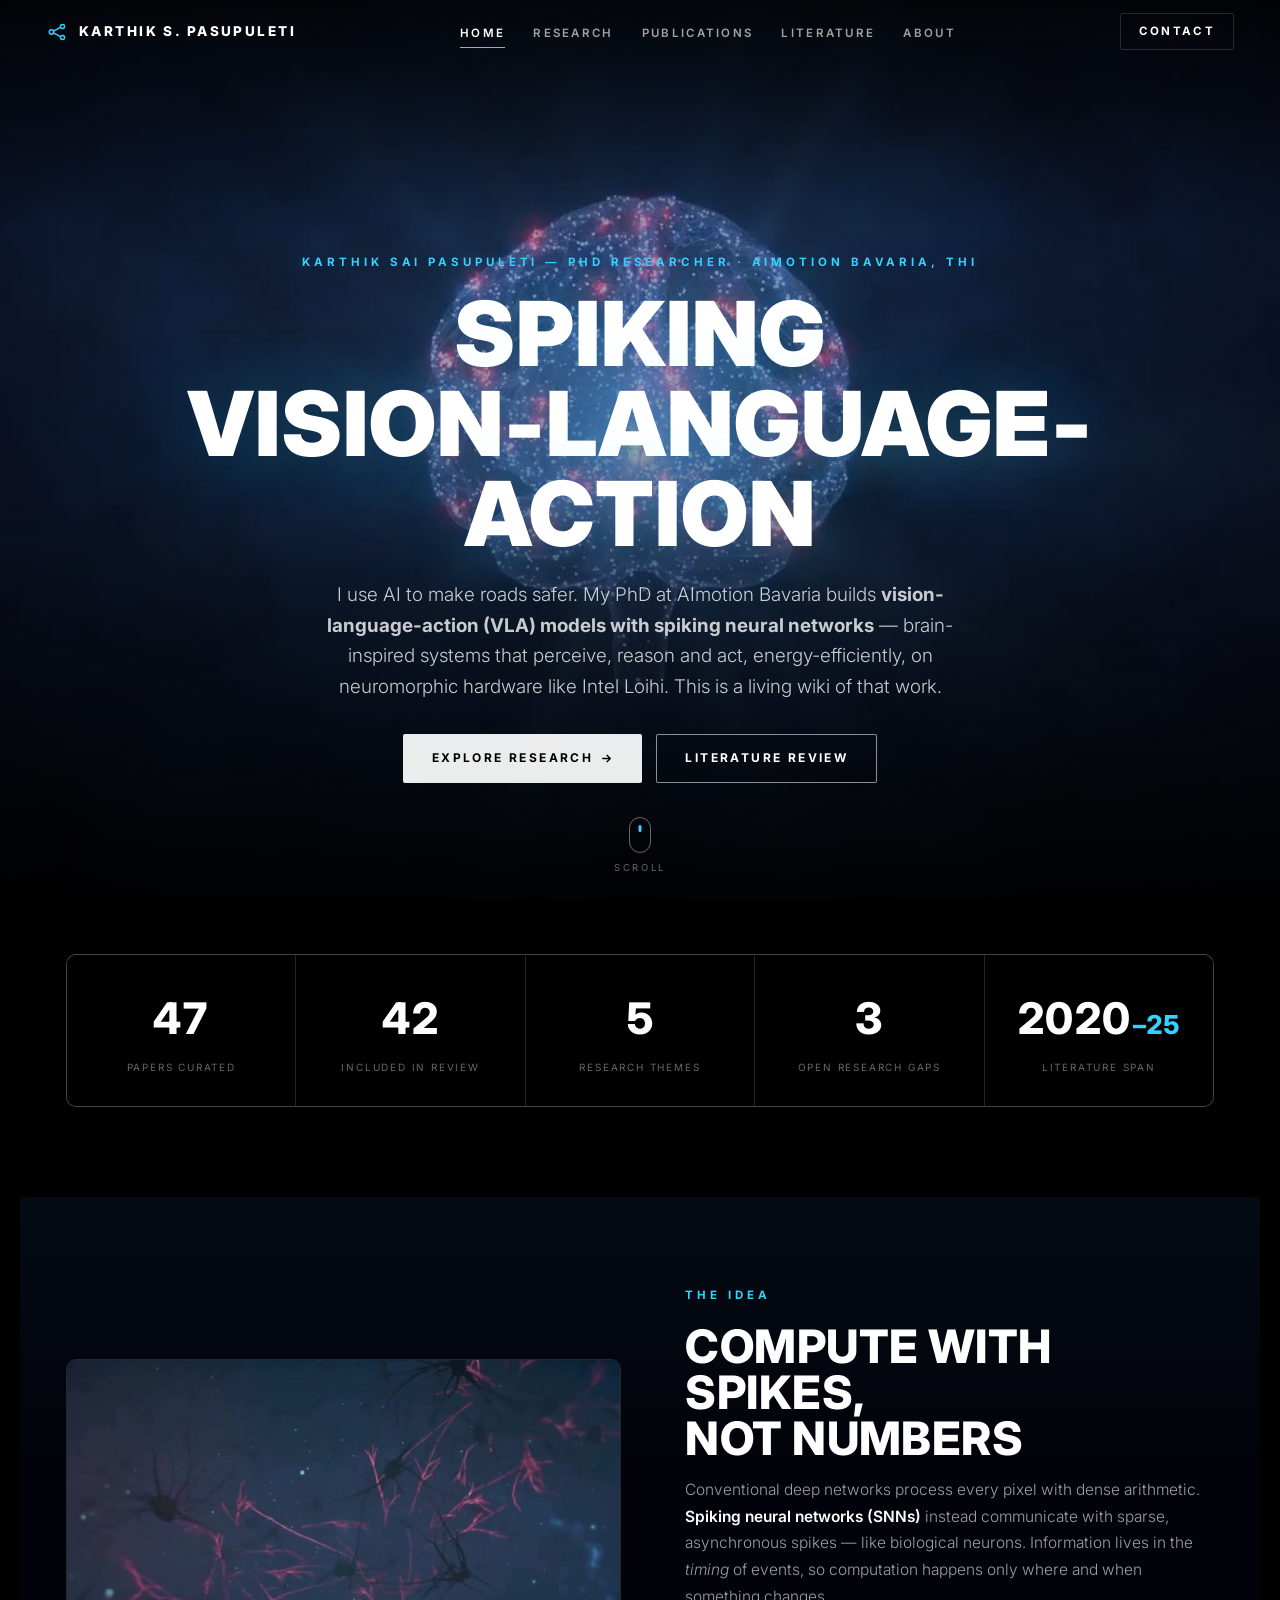
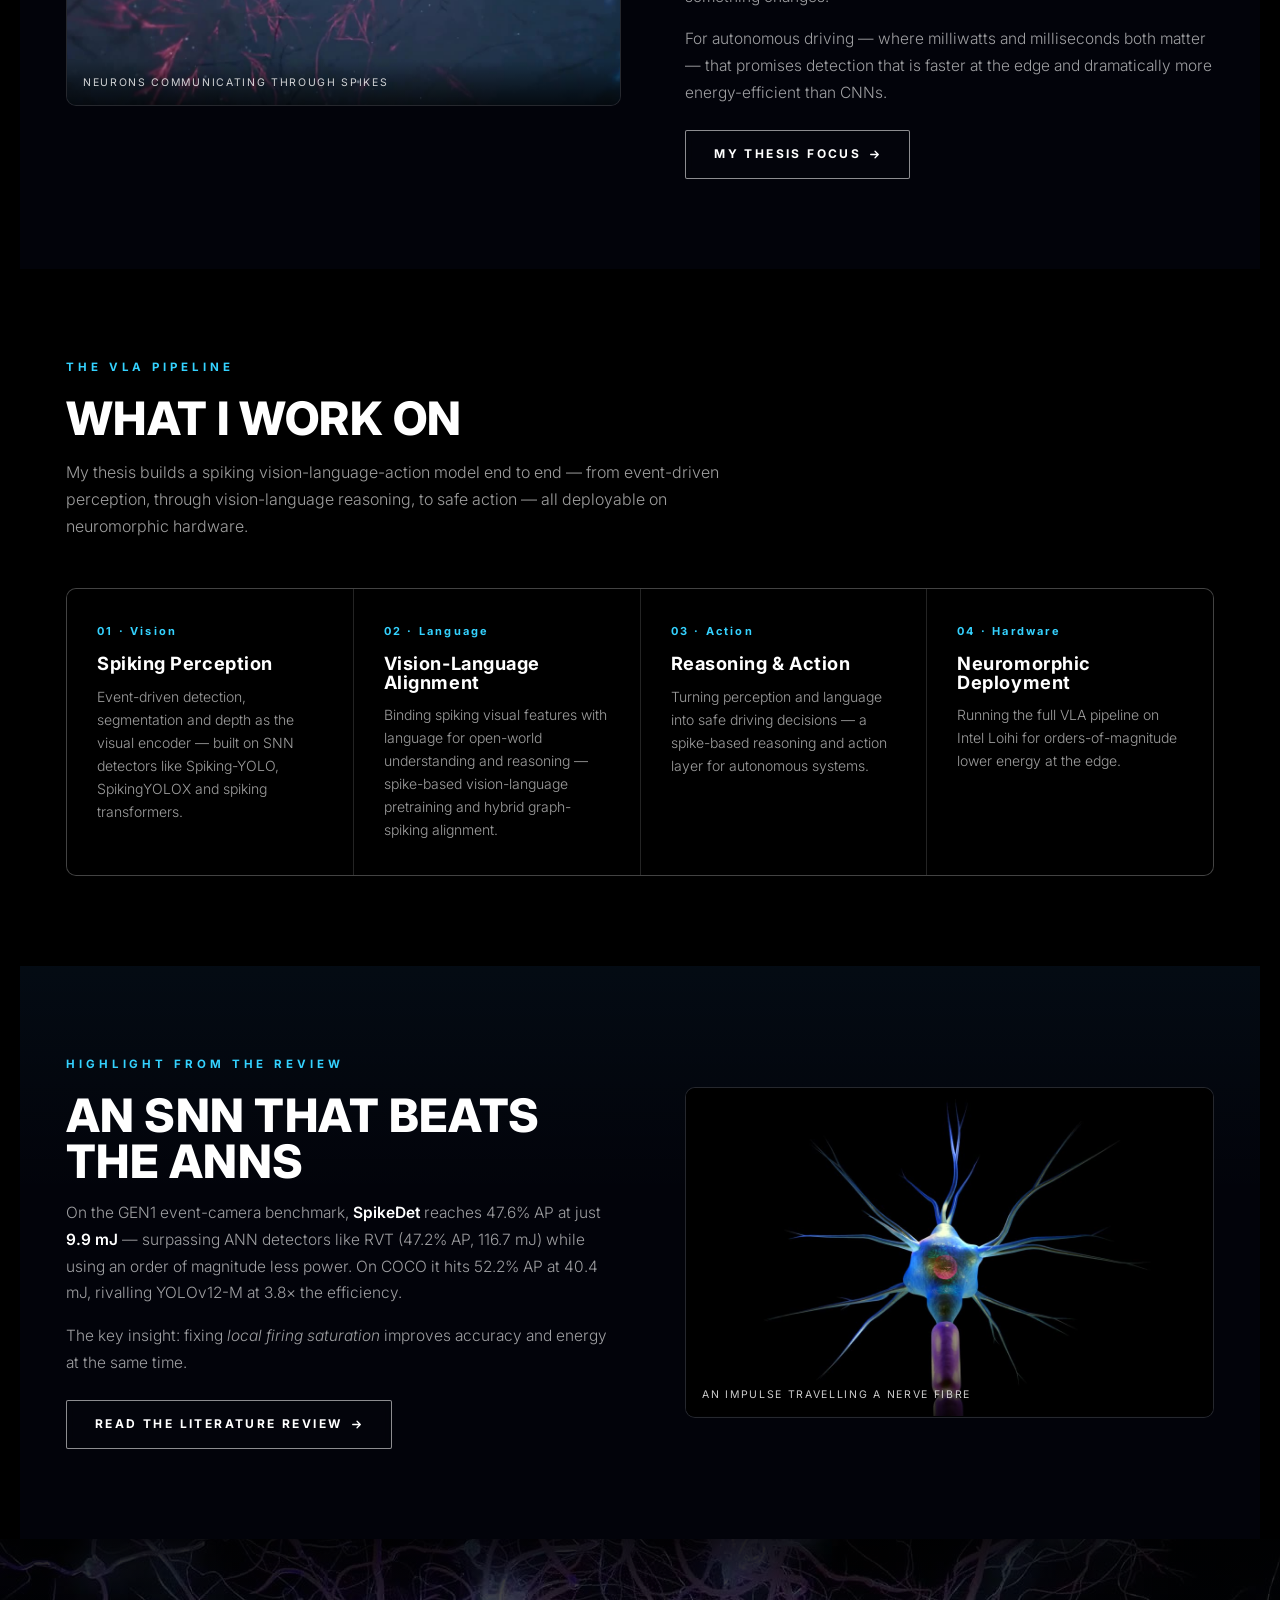
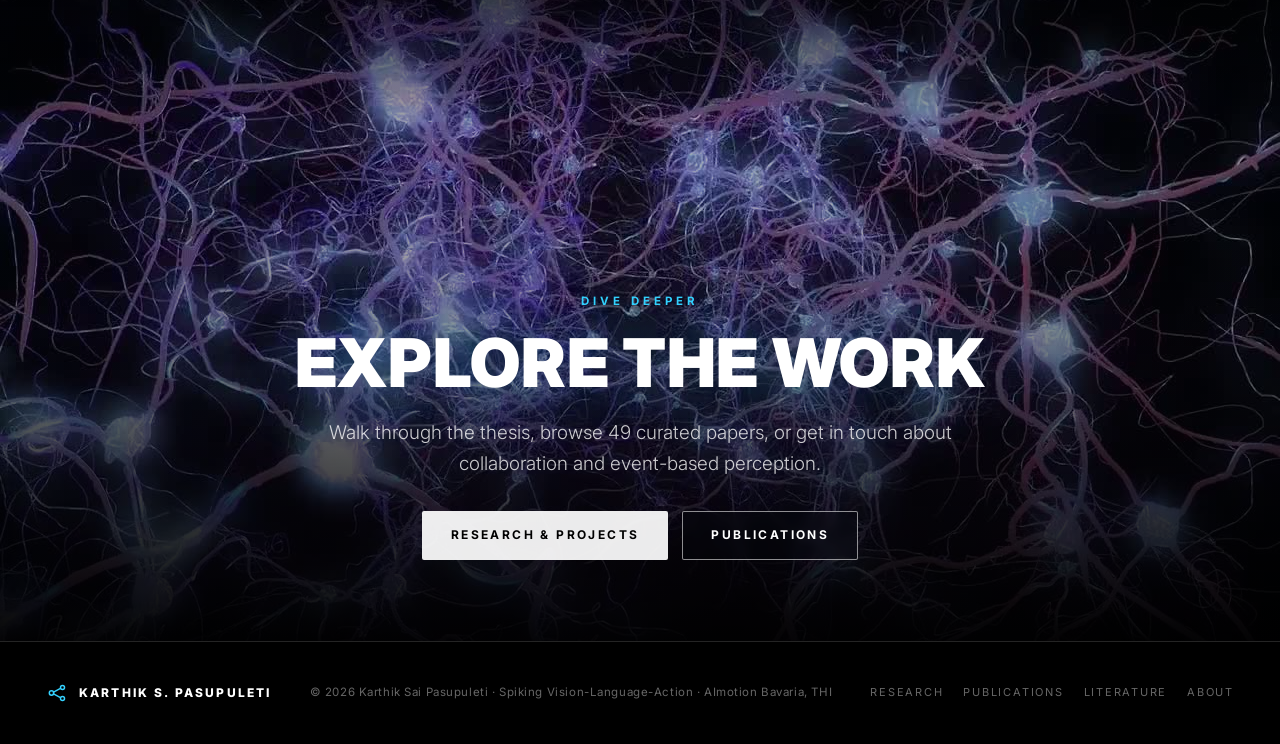
<file: index.html>
<!DOCTYPE html>
<html lang="en">
<head>
<meta charset="UTF-8" />
<meta name="viewport" content="width=device-width, initial-scale=1.0" />
<title>Karthik Sai Pasupuleti — PhD Researcher · Spiking Neural Networks</title>
<meta name="description" content="PhD research on spiking neural networks for energy-efficient, event-driven object detection in autonomous driving. Research, publications and a curated literature review." />
<link rel="preconnect" href="https://fonts.googleapis.com" />
<link rel="preconnect" href="https://fonts.gstatic.com" crossorigin />
<link href="https://fonts.googleapis.com/css2?family=Inter:wght@300;400;500;600;700;800;900&display=swap" rel="stylesheet" />
<link rel="stylesheet" href="assets/css/site.css" />
</head>
<body data-page="home">

<header class="nav" id="nav">
  <a href="index.html" class="brand">
    <svg class="mark" viewBox="0 0 24 24" fill="none" stroke="var(--accent)" stroke-width="1.6" stroke-linecap="round" stroke-linejoin="round"><circle cx="6" cy="12" r="2.4"/><circle cx="18" cy="6" r="2.2"/><circle cx="18" cy="18" r="2.2"/><path d="M8.2 11l7.6-4M8.2 13l7.6 4"/></svg>
    Karthik S. Pasupuleti
  </a>
  <nav><ul class="nav-links">
    <li><a href="index.html" class="active">Home</a></li>
    <li><a href="research.html">Research</a></li>
    <li><a href="publications.html">Publications</a></li>
    <li><a href="literature.html">Literature</a></li>
    <li><a href="about.html">About</a></li>
  </ul></nav>
  <a href="about.html#contact" class="nav-cta">Contact</a>
  <button class="burger" id="burger" aria-label="Menu"><span></span><span></span><span></span></button>
</header>
<div class="mobile-menu" id="mobileMenu">
  <a href="index.html" class="active">Home</a><a href="research.html">Research</a><a href="publications.html">Publications</a><a href="literature.html">Literature</a><a href="about.html">About</a>
</div>

<main>

<!-- HERO -->
<section class="hero" id="home">
  <div class="bg">
    <video autoplay muted loop playsinline poster="assets/img/hero-brain.jpg">
      <source src="assets/video/hero-brain.mp4" type="video/mp4" />
    </video>
  </div>
  <div class="tint"></div><div class="scrim-top"></div><div class="scrim-bot"></div>
  <div class="hero-content reveal">
    <div class="eyebrow">Karthik Sai Pasupuleti — PhD Researcher · AImotion Bavaria, THI</div>
    <h1>Spiking<br/>Vision-Language-Action</h1>
    <p class="lede">I use AI to make roads safer. My PhD at AImotion Bavaria builds <strong>vision-language-action (VLA) models with spiking neural networks</strong> — brain-inspired systems that perceive, reason and act, energy-efficiently, on neuromorphic hardware like Intel Loihi. This is a living wiki of that work.</p>
    <div class="cta-row">
      <a href="research.html" class="btn btn--solid">Explore Research<svg viewBox="0 0 24 24" fill="none" stroke="currentColor" stroke-width="2.4" stroke-linecap="round" stroke-linejoin="round"><path d="M5 12h14M13 6l6 6-6 6"/></svg></a>
      <a href="literature.html" class="btn btn--ghost">Literature Review</a>
    </div>
  </div>
  <div class="scrollcue"><div class="mouse"></div>Scroll</div>
</section>

<!-- AT A GLANCE -->
<section class="block tight">
  <div class="stat-row reveal">
    <div class="stat"><div class="n"><span class="count" data-to="49">0</span></div><div class="l">Papers curated</div></div>
    <div class="stat"><div class="n"><span class="count" data-to="43">0</span></div><div class="l">Included in review</div></div>
    <div class="stat"><div class="n"><span class="count" data-to="5">0</span></div><div class="l">Research themes</div></div>
    <div class="stat"><div class="n"><span class="count" data-to="3">0</span></div><div class="l">Open research gaps</div></div>
    <div class="stat"><div class="n">2020<span class="u">–25</span></div><div class="l">Literature span</div></div>
  </div>
</section>

<!-- WHY SPIKES (split video) -->
<section class="block section-alt">
  <div class="split reveal">
    <div class="media">
      <div class="media-frame">
        <video autoplay muted loop playsinline poster="assets/img/neuron-network.jpg"><source src="assets/video/neuron-network.mp4" type="video/mp4" /></video>
        <div class="cap">Neurons communicating through spikes</div>
      </div>
    </div>
    <div class="copy">
      <div class="eyebrow">The Idea</div>
      <h2>Compute With Spikes,<br/>Not Numbers</h2>
      <p>Conventional deep networks process every pixel with dense arithmetic. <b>Spiking neural networks (SNNs)</b> instead communicate with sparse, asynchronous spikes — like biological neurons. Information lives in the <em>timing</em> of events, so computation happens only where and when something changes.</p>
      <p>For autonomous driving — where milliwatts and milliseconds both matter — that promises detection that is faster at the edge and dramatically more energy-efficient than CNNs.</p>
      <a href="research.html" class="btn btn--ghost" style="margin-top:8px">My thesis focus<svg viewBox="0 0 24 24" fill="none" stroke="currentColor" stroke-width="2.4" stroke-linecap="round" stroke-linejoin="round"><path d="M5 12h14M13 6l6 6-6 6"/></svg></a>
    </div>
  </div>
</section>

<!-- FOCUS AREAS -->
<section class="block">
  <div class="eyebrow reveal">The VLA Pipeline</div>
  <h2 class="reveal">What I Work On</h2>
  <p class="intro reveal">My thesis builds a spiking vision-language-action model end to end — from event-driven perception, through vision-language reasoning, to safe action — all deployable on neuromorphic hardware.</p>
  <div class="cards reveal">
    <div class="card"><div class="ix">01 · Vision</div><h3>Spiking Perception</h3><p>Event-driven detection, segmentation and depth as the visual encoder — built on SNN detectors like Spiking-YOLO, SpikingYOLOX and spiking transformers.</p></div>
    <div class="card"><div class="ix">02 · Language</div><h3>Vision-Language Alignment</h3><p>Binding spiking visual features with language for open-world understanding and reasoning — spike-based vision-language pretraining and hybrid graph-spiking alignment.</p></div>
    <div class="card"><div class="ix">03 · Action</div><h3>Reasoning &amp; Action</h3><p>Turning perception and language into safe driving decisions — a spike-based reasoning and action layer for autonomous systems.</p></div>
    <div class="card"><div class="ix">04 · Hardware</div><h3>Neuromorphic Deployment</h3><p>Running the full VLA pipeline on Intel Loihi for orders-of-magnitude lower energy at the edge.</p></div>
  </div>
</section>

<!-- FEATURED FINDING -->
<section class="block section-alt">
  <div class="split rev reveal">
    <div class="media">
      <div class="media-frame">
        <video autoplay muted loop playsinline poster="assets/img/nerve-impulse.jpg"><source src="assets/video/nerve-impulse.mp4" type="video/mp4" /></video>
        <div class="cap">An impulse travelling a nerve fibre</div>
      </div>
    </div>
    <div class="copy">
      <div class="eyebrow">Highlight From the Review</div>
      <h2>An SNN That Beats<br/>the ANNs</h2>
      <p>On the GEN1 event-camera benchmark, <b>SpikeDet</b> reaches 47.6% AP at just <b>9.9 mJ</b> — surpassing ANN detectors like RVT (47.2% AP, 116.7 mJ) while using an order of magnitude less power. On COCO it hits 52.2% AP at 40.4 mJ, rivalling YOLOv12-M at 3.8× the efficiency.</p>
      <p>The key insight: fixing <em>local firing saturation</em> improves accuracy and energy at the same time.</p>
      <a href="literature.html" class="btn btn--ghost" style="margin-top:8px">Read the literature review<svg viewBox="0 0 24 24" fill="none" stroke="currentColor" stroke-width="2.4" stroke-linecap="round" stroke-linejoin="round"><path d="M5 12h14M13 6l6 6-6 6"/></svg></a>
    </div>
  </div>
</section>

<!-- CTA BAND -->
<section class="hero sub" id="cta">
  <div class="bg"><video autoplay muted loop playsinline poster="assets/img/deep-brain.jpg"><source src="assets/video/deep-brain.mp4" type="video/mp4" /></video></div>
  <div class="tint"></div><div class="scrim-top"></div><div class="scrim-bot"></div>
  <div class="hero-content reveal">
    <div class="eyebrow">Dive Deeper</div>
    <h1>Explore the Work</h1>
    <p class="lede">Walk through the thesis, browse 49 curated papers, or get in touch about collaboration and event-based perception.</p>
    <div class="cta-row">
      <a href="research.html" class="btn btn--solid">Research &amp; Projects</a>
      <a href="publications.html" class="btn btn--ghost">Publications</a>
    </div>
  </div>
</section>

<footer>
  <div class="brand"><svg class="mark" viewBox="0 0 24 24" fill="none" stroke="var(--accent)" stroke-width="1.6" stroke-linecap="round" stroke-linejoin="round"><circle cx="6" cy="12" r="2.4"/><circle cx="18" cy="6" r="2.2"/><circle cx="18" cy="18" r="2.2"/><path d="M8.2 11l7.6-4M8.2 13l7.6 4"/></svg>Karthik S. Pasupuleti</div>
  <div class="fnote">© 2026 Karthik Sai Pasupuleti · Spiking Vision-Language-Action · AImotion Bavaria, THI</div>
  <div class="flinks"><a href="research.html">Research</a><a href="publications.html">Publications</a><a href="literature.html">Literature</a><a href="about.html">About</a></div>
</footer>

</main>
<script src="assets/js/site.js"></script>
</body>
</html>
</file>
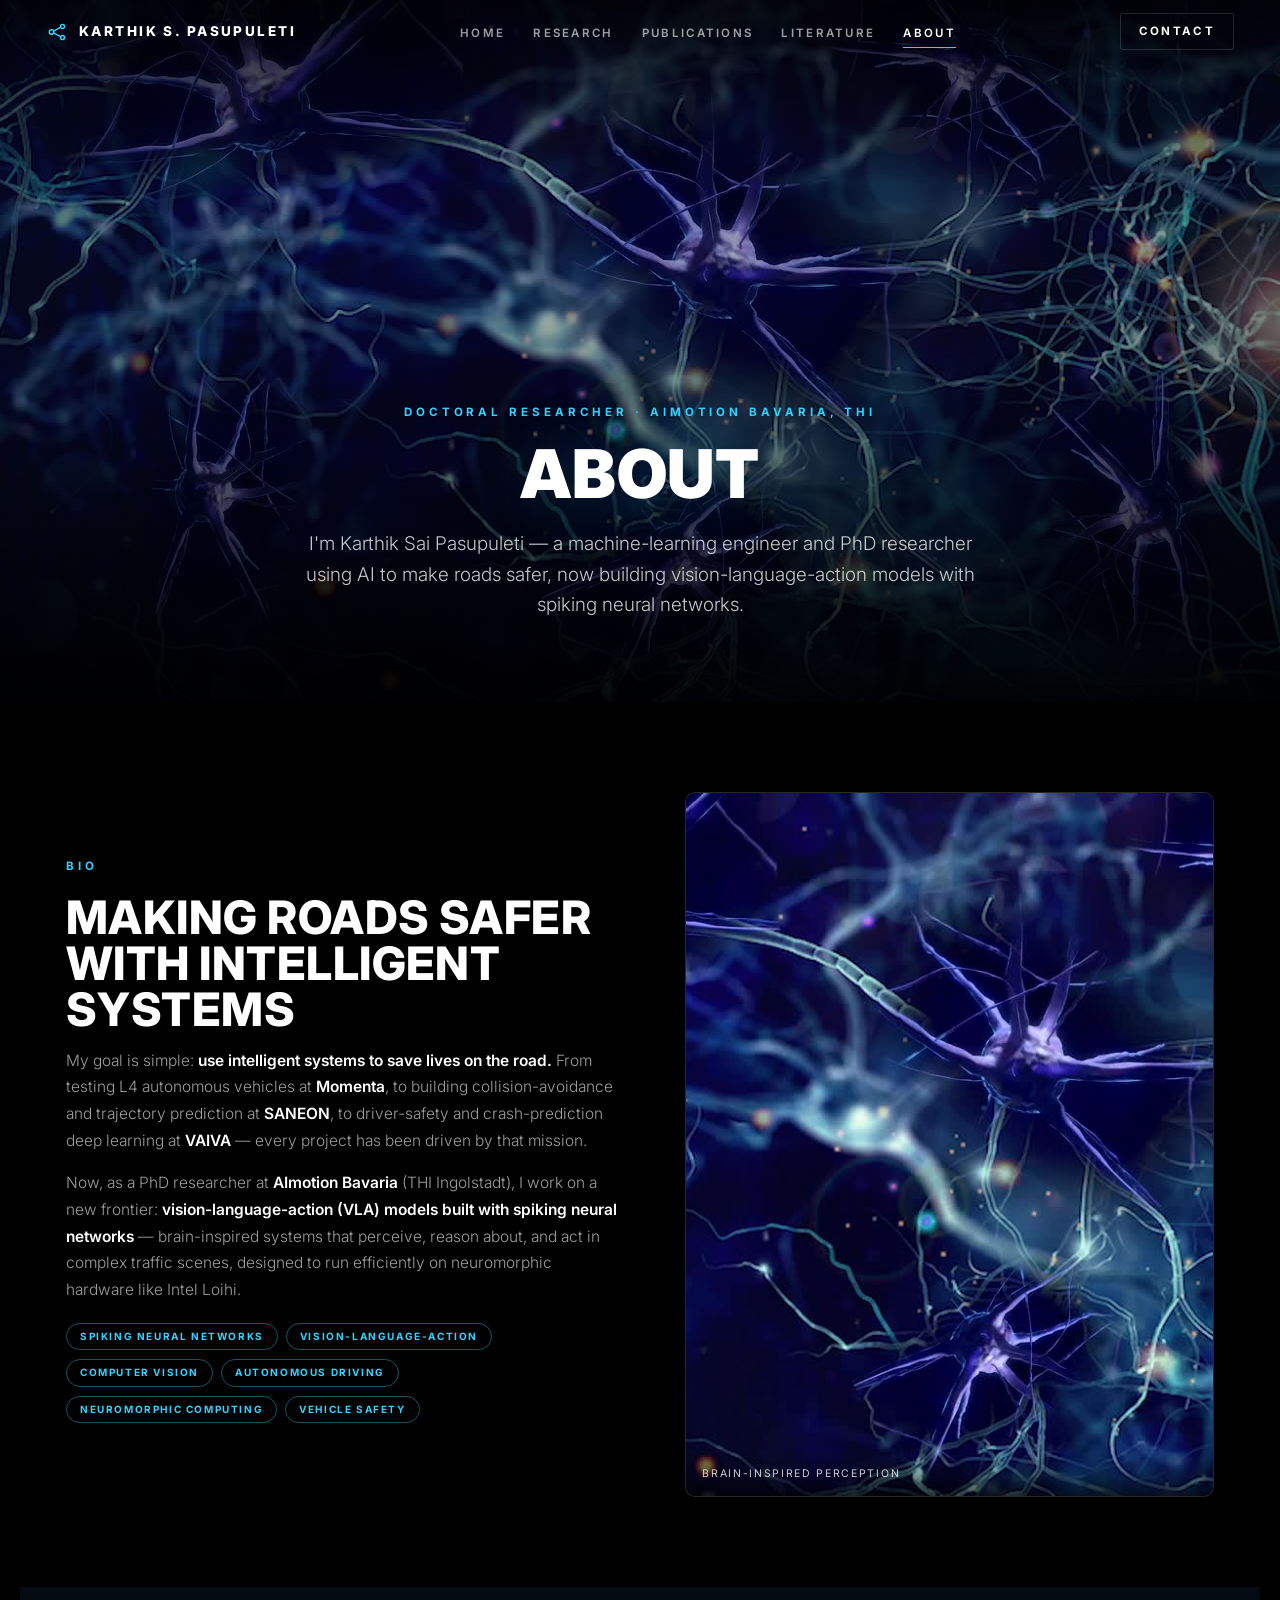
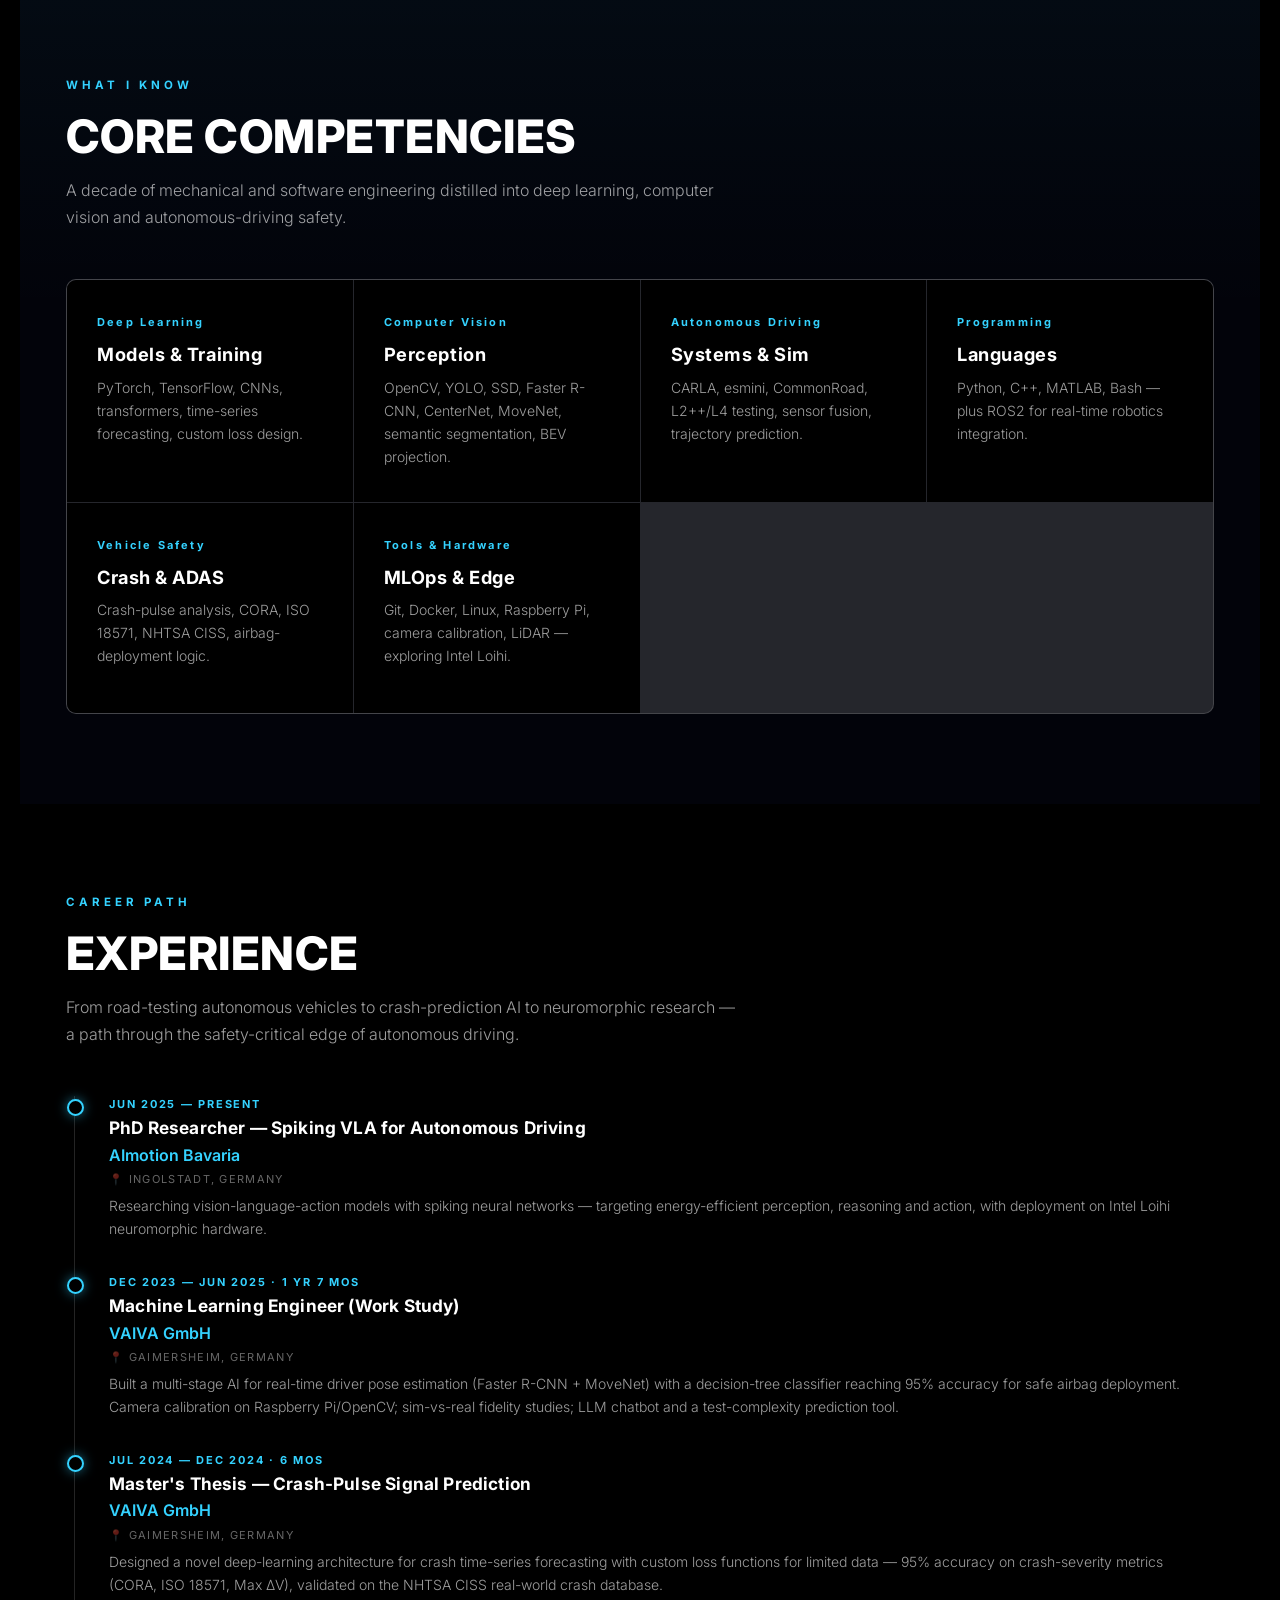
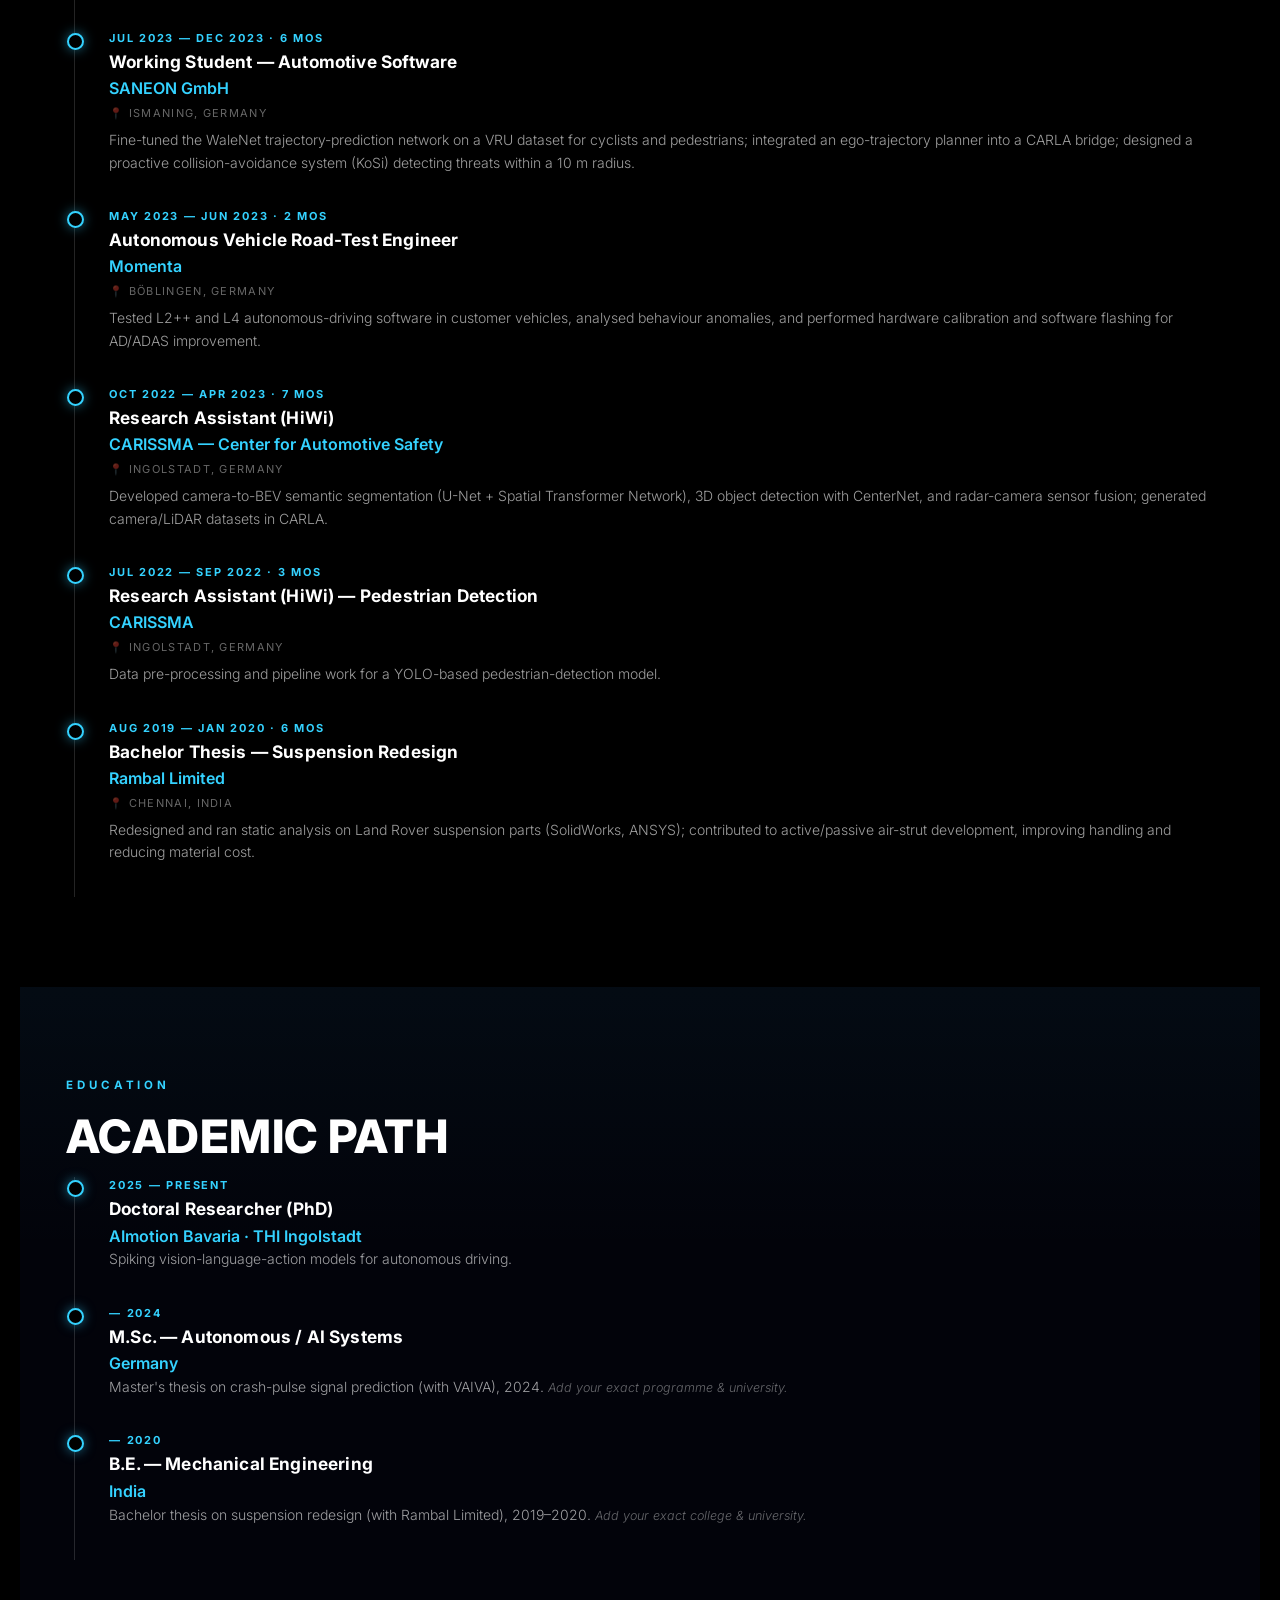
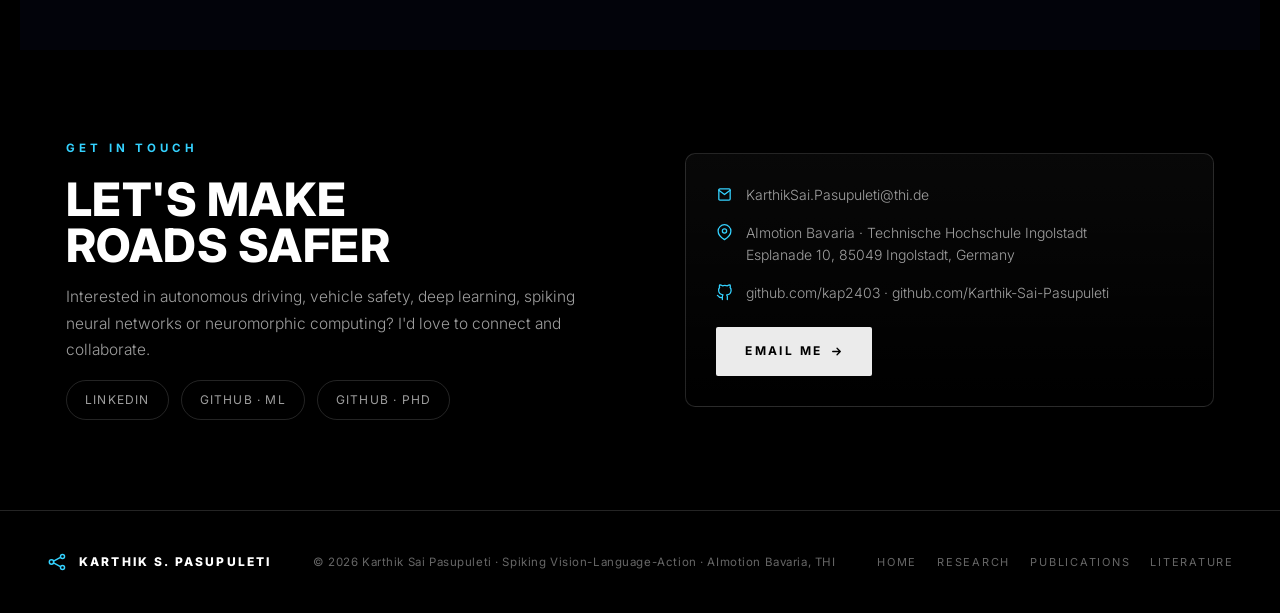
<file: about.html>
<!DOCTYPE html>
<html lang="en">
<head>
<meta charset="UTF-8" />
<meta name="viewport" content="width=device-width, initial-scale=1.0" />
<title>About &amp; Contact — Karthik Sai Pasupuleti</title>
<meta name="description" content="Karthik Sai Pasupuleti — doctoral researcher building vision-language-action models with spiking neural networks at AImotion Bavaria, THI. Bio, experience, skills and contact." />
<link rel="preconnect" href="https://fonts.googleapis.com" />
<link rel="preconnect" href="https://fonts.gstatic.com" crossorigin />
<link href="https://fonts.googleapis.com/css2?family=Inter:wght@300;400;500;600;700;800;900&display=swap" rel="stylesheet" />
<link rel="stylesheet" href="assets/css/site.css" />
<style>
.profiles{display:flex;flex-wrap:wrap;gap:12px;margin-top:8px}
.profiles a{display:inline-flex;align-items:center;gap:9px;border:1px solid var(--line);border-radius:30px;padding:10px 18px;font-size:12px;letter-spacing:.1em;text-transform:uppercase;color:var(--dim);transition:.2s}
.profiles a:hover{color:#fff;border-color:rgba(255,255,255,.45)}
.tl .org{color:var(--accent);font-weight:600}
.tl .loc{font-size:11px;letter-spacing:.12em;text-transform:uppercase;color:var(--faint);margin:4px 0 7px}
</style>
</head>
<body data-page="about">

<header class="nav" id="nav">
  <a href="index.html" class="brand">
    <svg class="mark" viewBox="0 0 24 24" fill="none" stroke="var(--accent)" stroke-width="1.6" stroke-linecap="round" stroke-linejoin="round"><circle cx="6" cy="12" r="2.4"/><circle cx="18" cy="6" r="2.2"/><circle cx="18" cy="18" r="2.2"/><path d="M8.2 11l7.6-4M8.2 13l7.6 4"/></svg>
    Karthik S. Pasupuleti
  </a>
  <nav><ul class="nav-links">
    <li><a href="index.html">Home</a></li>
    <li><a href="research.html">Research</a></li>
    <li><a href="publications.html">Publications</a></li>
    <li><a href="literature.html">Literature</a></li>
    <li><a href="about.html" class="active">About</a></li>
  </ul></nav>
  <a href="about.html#contact" class="nav-cta">Contact</a>
  <button class="burger" id="burger" aria-label="Menu"><span></span><span></span><span></span></button>
</header>
<div class="mobile-menu" id="mobileMenu">
  <a href="index.html">Home</a><a href="research.html">Research</a><a href="publications.html">Publications</a><a href="literature.html">Literature</a><a href="about.html" class="active">About</a>
</div>

<main>

<!-- HERO -->
<section class="hero sub">
  <div class="bg"><video autoplay muted loop playsinline poster="assets/img/synapse.jpg"><source src="assets/video/synapse.mp4" type="video/mp4" /></video></div>
  <div class="tint"></div><div class="scrim-top"></div><div class="scrim-bot"></div>
  <div class="hero-content reveal">
    <div class="eyebrow">Doctoral Researcher · AImotion Bavaria, THI</div>
    <h1>About</h1>
    <p class="lede">I'm Karthik Sai Pasupuleti — a machine-learning engineer and PhD researcher using AI to make roads safer, now building vision-language-action models with spiking neural networks.</p>
  </div>
</section>

<!-- BIO -->
<section class="block">
  <div class="split reveal">
    <div class="copy">
      <div class="eyebrow">Bio</div>
      <h2>Making Roads Safer<br/>with Intelligent Systems</h2>
      <p>My goal is simple: <b>use intelligent systems to save lives on the road.</b> From testing L4 autonomous vehicles at <b>Momenta</b>, to building collision-avoidance and trajectory prediction at <b>SANEON</b>, to driver-safety and crash-prediction deep learning at <b>VAIVA</b> — every project has been driven by that mission.</p>
      <p>Now, as a PhD researcher at <b>AImotion Bavaria</b> (THI Ingolstadt), I work on a new frontier: <b>vision-language-action (VLA) models built with spiking neural networks</b> — brain-inspired systems that perceive, reason about, and act in complex traffic scenes, designed to run efficiently on neuromorphic hardware like Intel Loihi.</p>
      <div style="margin-top:18px">
        <span class="kbtag">Spiking Neural Networks</span><span class="kbtag">Vision-Language-Action</span><span class="kbtag">Computer Vision</span><span class="kbtag">Autonomous Driving</span><span class="kbtag">Neuromorphic Computing</span><span class="kbtag">Vehicle Safety</span>
      </div>
    </div>
    <div class="media">
      <div class="media-frame" style="aspect-ratio:3/4">
        <video autoplay muted loop playsinline poster="assets/img/synapse.jpg"><source src="assets/video/neurons-tall-1.mp4" type="video/mp4" /></video>
        <div class="cap">Brain-inspired perception</div>
      </div>
    </div>
  </div>
</section>

<!-- SKILLS -->
<section class="block section-alt">
  <div class="eyebrow reveal">What I Know</div>
  <h2 class="reveal">Core Competencies</h2>
  <p class="intro reveal">A decade of mechanical and software engineering distilled into deep learning, computer vision and autonomous-driving safety.</p>
  <div class="cards reveal">
    <div class="card"><div class="ix">Deep Learning</div><h3>Models &amp; Training</h3><p>PyTorch, TensorFlow, CNNs, transformers, time-series forecasting, custom loss design.</p></div>
    <div class="card"><div class="ix">Computer Vision</div><h3>Perception</h3><p>OpenCV, YOLO, SSD, Faster R-CNN, CenterNet, MoveNet, semantic segmentation, BEV projection.</p></div>
    <div class="card"><div class="ix">Autonomous Driving</div><h3>Systems &amp; Sim</h3><p>CARLA, esmini, CommonRoad, L2++/L4 testing, sensor fusion, trajectory prediction.</p></div>
    <div class="card"><div class="ix">Programming</div><h3>Languages</h3><p>Python, C++, MATLAB, Bash — plus ROS2 for real-time robotics integration.</p></div>
    <div class="card"><div class="ix">Vehicle Safety</div><h3>Crash &amp; ADAS</h3><p>Crash-pulse analysis, CORA, ISO 18571, NHTSA CISS, airbag-deployment logic.</p></div>
    <div class="card"><div class="ix">Tools &amp; Hardware</div><h3>MLOps &amp; Edge</h3><p>Git, Docker, Linux, Raspberry Pi, camera calibration, LiDAR — exploring Intel Loihi.</p></div>
  </div>
</section>

<!-- EXPERIENCE -->
<section class="block">
  <div class="eyebrow reveal">Career Path</div>
  <h2 class="reveal">Experience</h2>
  <p class="intro reveal">From road-testing autonomous vehicles to crash-prediction AI to neuromorphic research — a path through the safety-critical edge of autonomous driving.</p>
  <div class="timeline reveal">
    <div class="tl"><div class="when">Jun 2025 — Present</div><h3>PhD Researcher — Spiking VLA for Autonomous Driving</h3><div class="org">AImotion Bavaria</div><div class="loc">📍 Ingolstadt, Germany</div><p>Researching vision-language-action models with spiking neural networks — targeting energy-efficient perception, reasoning and action, with deployment on Intel Loihi neuromorphic hardware.</p></div>
    <div class="tl"><div class="when">Dec 2023 — Jun 2025 · 1 yr 7 mos</div><h3>Machine Learning Engineer (Work Study)</h3><div class="org">VAIVA GmbH</div><div class="loc">📍 Gaimersheim, Germany</div><p>Built a multi-stage AI for real-time driver pose estimation (Faster R-CNN + MoveNet) with a decision-tree classifier reaching 95% accuracy for safe airbag deployment. Camera calibration on Raspberry Pi/OpenCV; sim-vs-real fidelity studies; LLM chatbot and a test-complexity prediction tool.</p></div>
    <div class="tl"><div class="when">Jul 2024 — Dec 2024 · 6 mos</div><h3>Master's Thesis — Crash-Pulse Signal Prediction</h3><div class="org">VAIVA GmbH</div><div class="loc">📍 Gaimersheim, Germany</div><p>Designed a novel deep-learning architecture for crash time-series forecasting with custom loss functions for limited data — 95% accuracy on crash-severity metrics (CORA, ISO 18571, Max ΔV), validated on the NHTSA CISS real-world crash database.</p></div>
    <div class="tl"><div class="when">Jul 2023 — Dec 2023 · 6 mos</div><h3>Working Student — Automotive Software</h3><div class="org">SANEON GmbH</div><div class="loc">📍 Ismaning, Germany</div><p>Fine-tuned the WaleNet trajectory-prediction network on a VRU dataset for cyclists and pedestrians; integrated an ego-trajectory planner into a CARLA bridge; designed a proactive collision-avoidance system (KoSi) detecting threats within a 10 m radius.</p></div>
    <div class="tl"><div class="when">May 2023 — Jun 2023 · 2 mos</div><h3>Autonomous Vehicle Road-Test Engineer</h3><div class="org">Momenta</div><div class="loc">📍 Böblingen, Germany</div><p>Tested L2++ and L4 autonomous-driving software in customer vehicles, analysed behaviour anomalies, and performed hardware calibration and software flashing for AD/ADAS improvement.</p></div>
    <div class="tl"><div class="when">Oct 2022 — Apr 2023 · 7 mos</div><h3>Research Assistant (HiWi)</h3><div class="org">CARISSMA — Center for Automotive Safety</div><div class="loc">📍 Ingolstadt, Germany</div><p>Developed camera-to-BEV semantic segmentation (U-Net + Spatial Transformer Network), 3D object detection with CenterNet, and radar-camera sensor fusion; generated camera/LiDAR datasets in CARLA.</p></div>
    <div class="tl"><div class="when">Jul 2022 — Sep 2022 · 3 mos</div><h3>Research Assistant (HiWi) — Pedestrian Detection</h3><div class="org">CARISSMA</div><div class="loc">📍 Ingolstadt, Germany</div><p>Data pre-processing and pipeline work for a YOLO-based pedestrian-detection model.</p></div>
    <div class="tl"><div class="when">Aug 2019 — Jan 2020 · 6 mos</div><h3>Bachelor Thesis — Suspension Redesign</h3><div class="org">Rambal Limited</div><div class="loc">📍 Chennai, India</div><p>Redesigned and ran static analysis on Land Rover suspension parts (SolidWorks, ANSYS); contributed to active/passive air-strut development, improving handling and reducing material cost.</p></div>
  </div>
</section>

<!-- EDUCATION -->
<section class="block section-alt">
  <div class="eyebrow reveal">Education</div>
  <h2 class="reveal">Academic Path</h2>
  <div class="timeline reveal">
    <div class="tl"><div class="when">2025 — Present</div><h3>Doctoral Researcher (PhD)</h3><div class="org">AImotion Bavaria · THI Ingolstadt</div><p>Spiking vision-language-action models for autonomous driving.</p></div>
    <div class="tl"><div class="when">— 2024</div><h3>M.Sc. — Autonomous / AI Systems</h3><div class="org">Germany</div><p>Master's thesis on crash-pulse signal prediction (with VAIVA), 2024. <span class="note" style="margin:0">Add your exact programme &amp; university.</span></p></div>
    <div class="tl"><div class="when">— 2020</div><h3>B.E. — Mechanical Engineering</h3><div class="org">India</div><p>Bachelor thesis on suspension redesign (with Rambal Limited), 2019–2020. <span class="note" style="margin:0">Add your exact college &amp; university.</span></p></div>
  </div>
</section>

<!-- CONTACT -->
<section class="block" id="contact">
  <div class="split reveal">
    <div class="copy">
      <div class="eyebrow">Get in Touch</div>
      <h2>Let's Make<br/>Roads Safer</h2>
      <p>Interested in autonomous driving, vehicle safety, deep learning, spiking neural networks or neuromorphic computing? I'd love to connect and collaborate.</p>
      <div class="profiles">
        <a href="https://www.linkedin.com/in/karthik-sai-pasupuleti-28a301226/" target="_blank" rel="noopener">LinkedIn</a>
        <a href="https://github.com/kap2403" target="_blank" rel="noopener">GitHub · ML</a>
        <a href="https://github.com/Karthik-Sai-Pasupuleti" target="_blank" rel="noopener">GitHub · PhD</a>
      </div>
    </div>
    <div class="contact-card">
      <div class="row"><svg viewBox="0 0 24 24" fill="none" stroke="currentColor" stroke-width="1.8" stroke-linecap="round" stroke-linejoin="round"><rect x="4" y="4" width="16" height="16" rx="1.5"/><path d="M4 6l8 6 8-6"/></svg><a href="mailto:KarthikSai.Pasupuleti@thi.de">KarthikSai.Pasupuleti@thi.de</a></div>
      <div class="row"><svg viewBox="0 0 24 24" fill="none" stroke="currentColor" stroke-width="1.8" stroke-linecap="round" stroke-linejoin="round"><path d="M21 10c0 7-9 12-9 12s-9-5-9-12a9 9 0 0118 0z"/><circle cx="12" cy="10" r="3"/></svg><span>AImotion Bavaria · Technische Hochschule Ingolstadt<br/>Esplanade 10, 85049 Ingolstadt, Germany</span></div>
      <div class="row"><svg viewBox="0 0 24 24" fill="none" stroke="currentColor" stroke-width="1.8" stroke-linecap="round" stroke-linejoin="round"><path d="M9 19c-5 1.5-5-2.5-7-3m14 6v-3.9a3.4 3.4 0 00-.9-2.6c3-.3 6.2-1.5 6.2-6.7A5.2 5.2 0 0019.9 5 4.9 4.9 0 0019.8 1.3S18.5.8 16 2.5a13.4 13.4 0 00-7 0C6.5.8 5.2 1.3 5.2 1.3A4.9 4.9 0 005.1 5 5.2 5.2 0 003.7 8.6c0 5.1 3.2 6.4 6.2 6.7a3.4 3.4 0 00-.9 2.6V22"/></svg><a href="https://github.com/kap2403" target="_blank" rel="noopener">github.com/kap2403 · github.com/Karthik-Sai-Pasupuleti</a></div>
      <a href="mailto:KarthikSai.Pasupuleti@thi.de" class="btn btn--solid" style="margin-top:8px">Email me<svg viewBox="0 0 24 24" fill="none" stroke="currentColor" stroke-width="2.4" stroke-linecap="round" stroke-linejoin="round"><path d="M5 12h14M13 6l6 6-6 6"/></svg></a>
    </div>
  </div>
</section>

<footer>
  <div class="brand"><svg class="mark" viewBox="0 0 24 24" fill="none" stroke="var(--accent)" stroke-width="1.6" stroke-linecap="round" stroke-linejoin="round"><circle cx="6" cy="12" r="2.4"/><circle cx="18" cy="6" r="2.2"/><circle cx="18" cy="18" r="2.2"/><path d="M8.2 11l7.6-4M8.2 13l7.6 4"/></svg>Karthik S. Pasupuleti</div>
  <div class="fnote">© 2026 Karthik Sai Pasupuleti · Spiking Vision-Language-Action · AImotion Bavaria, THI</div>
  <div class="flinks"><a href="index.html">Home</a><a href="research.html">Research</a><a href="publications.html">Publications</a><a href="literature.html">Literature</a></div>
</footer>

</main>
<script src="assets/js/site.js"></script>
</body>
</html>
</file>
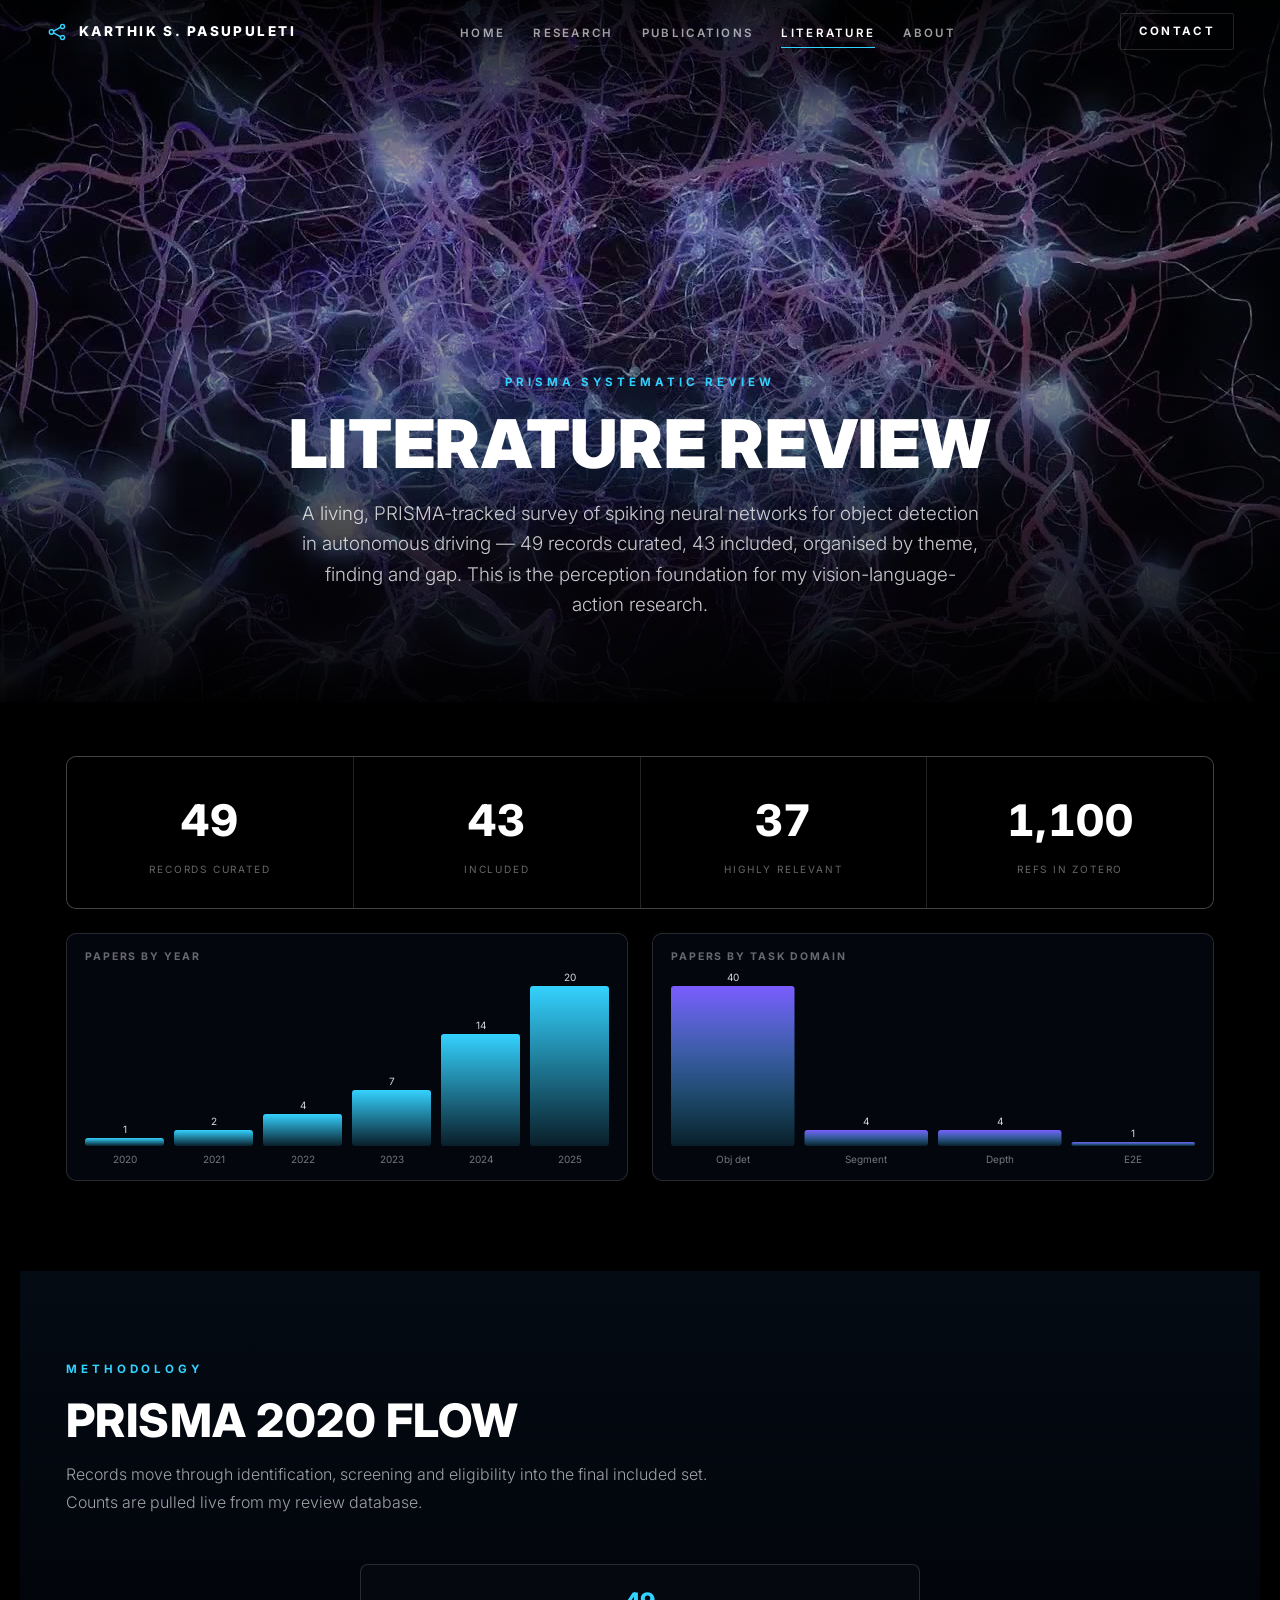
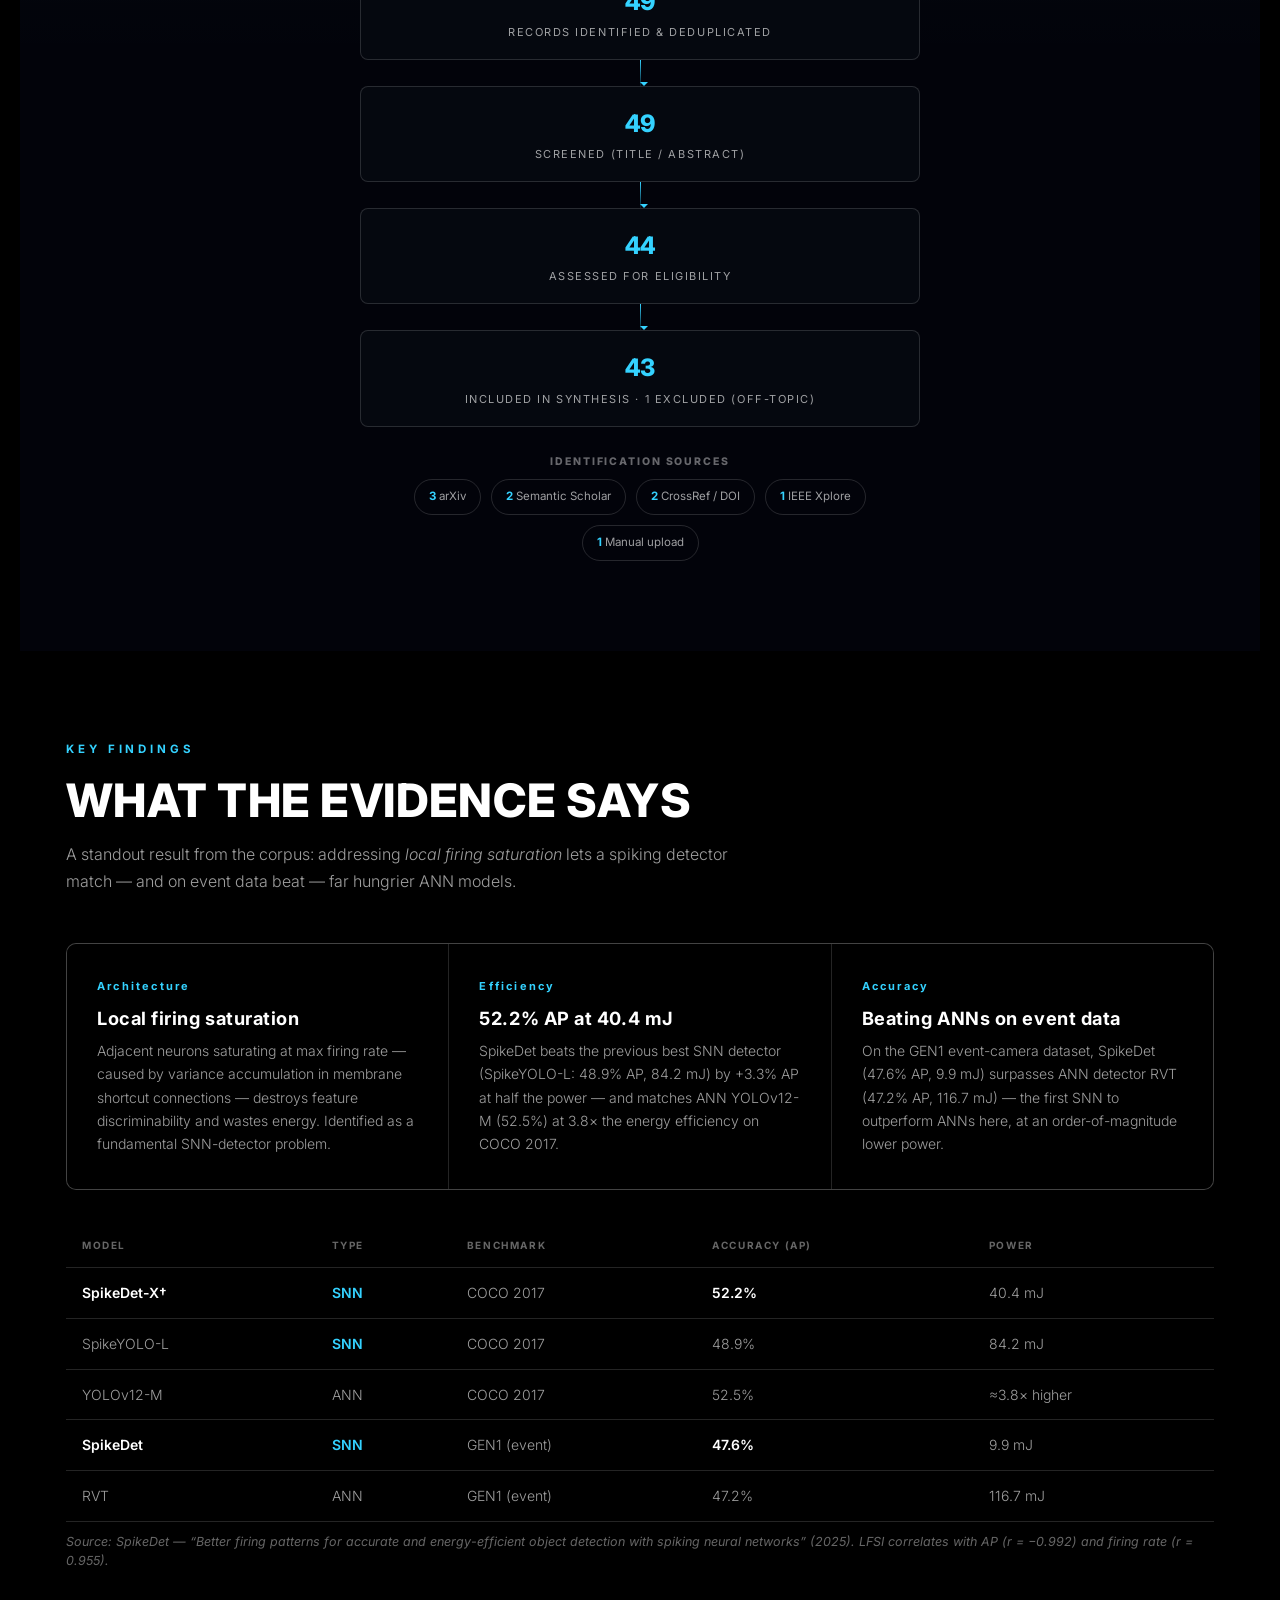
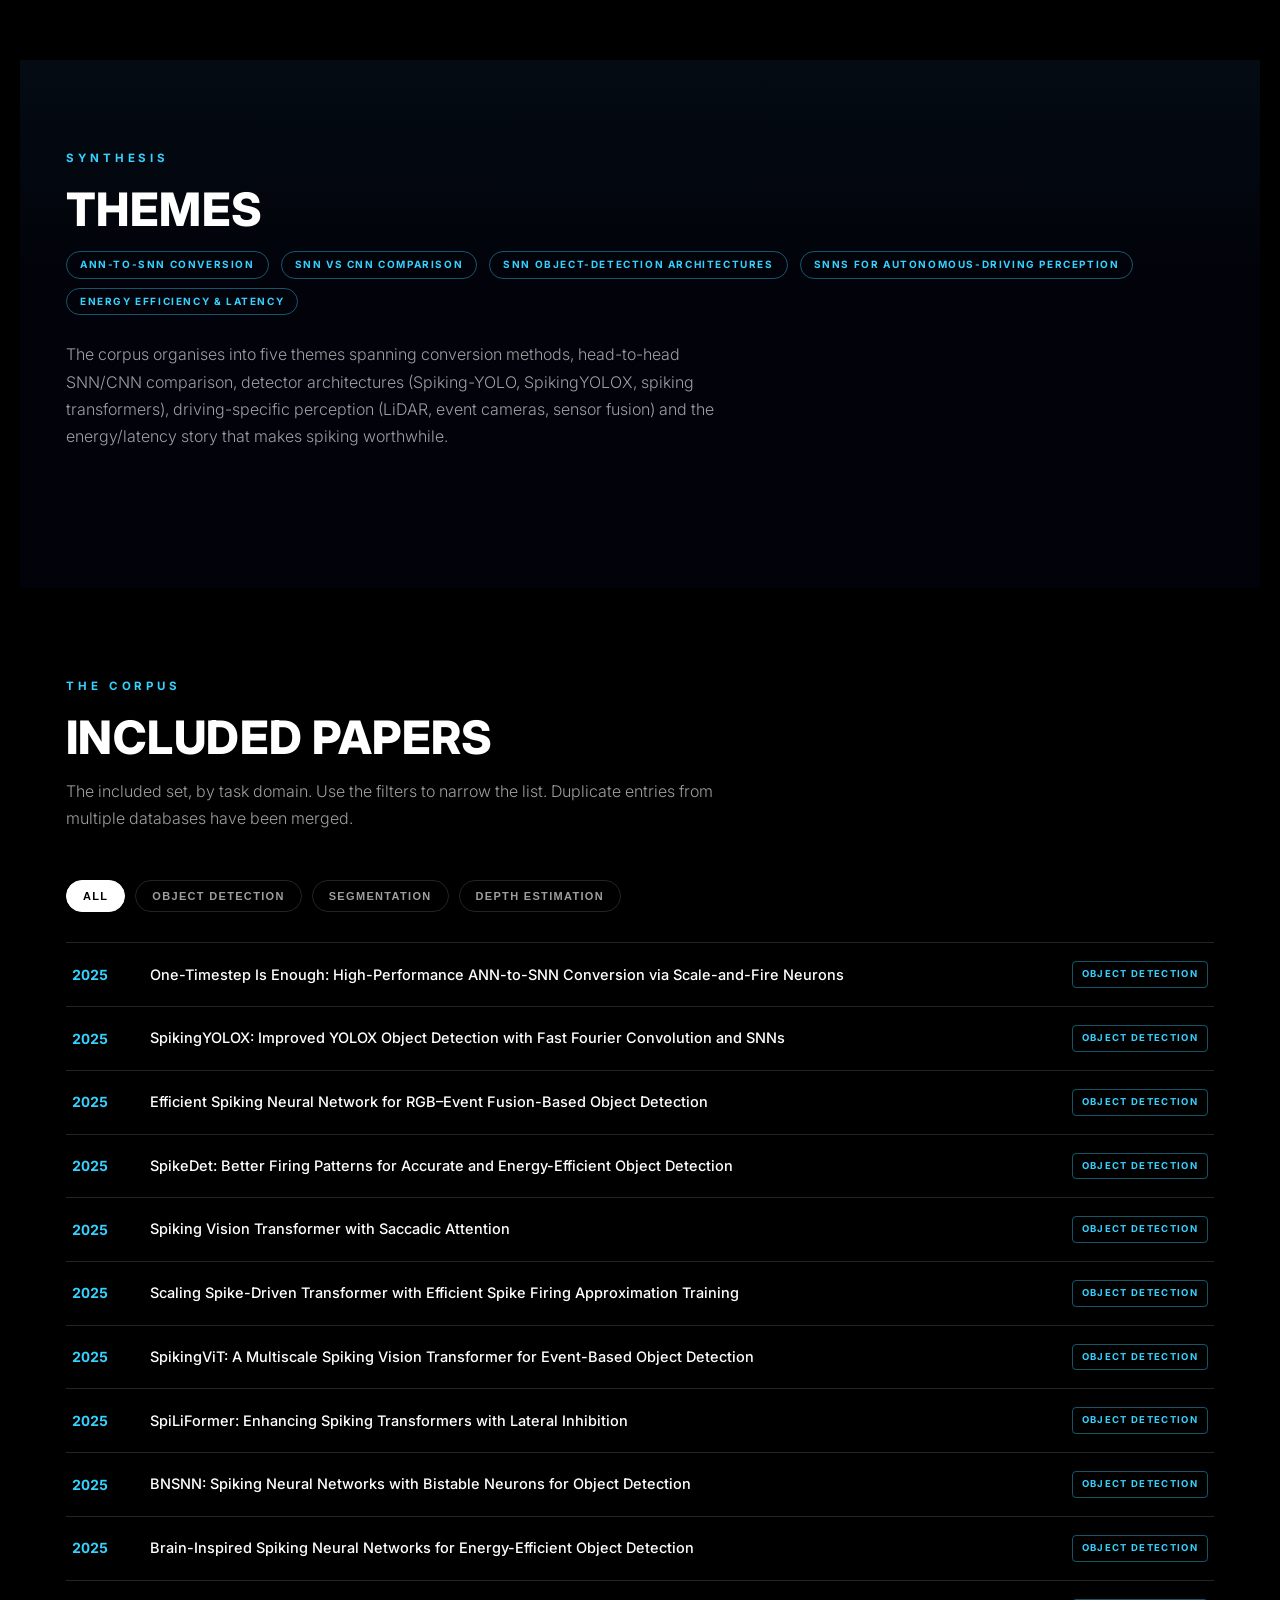
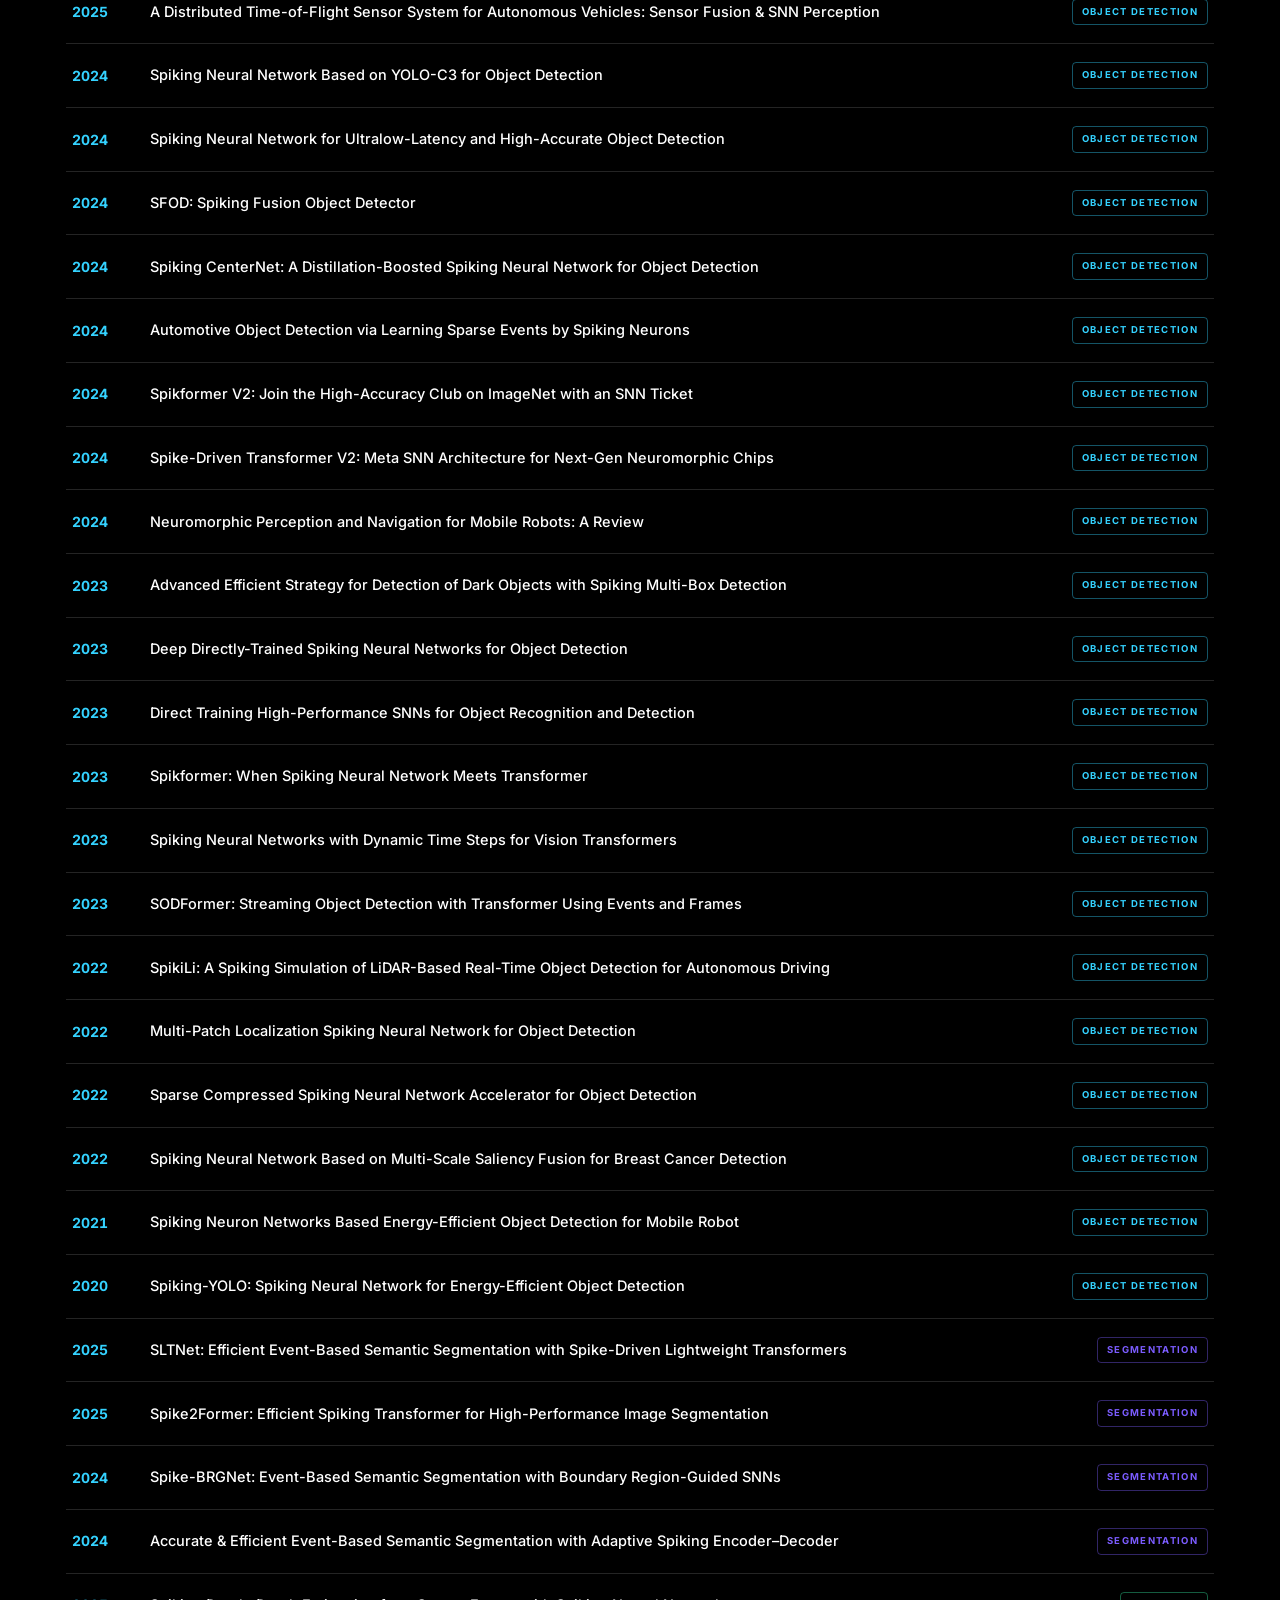
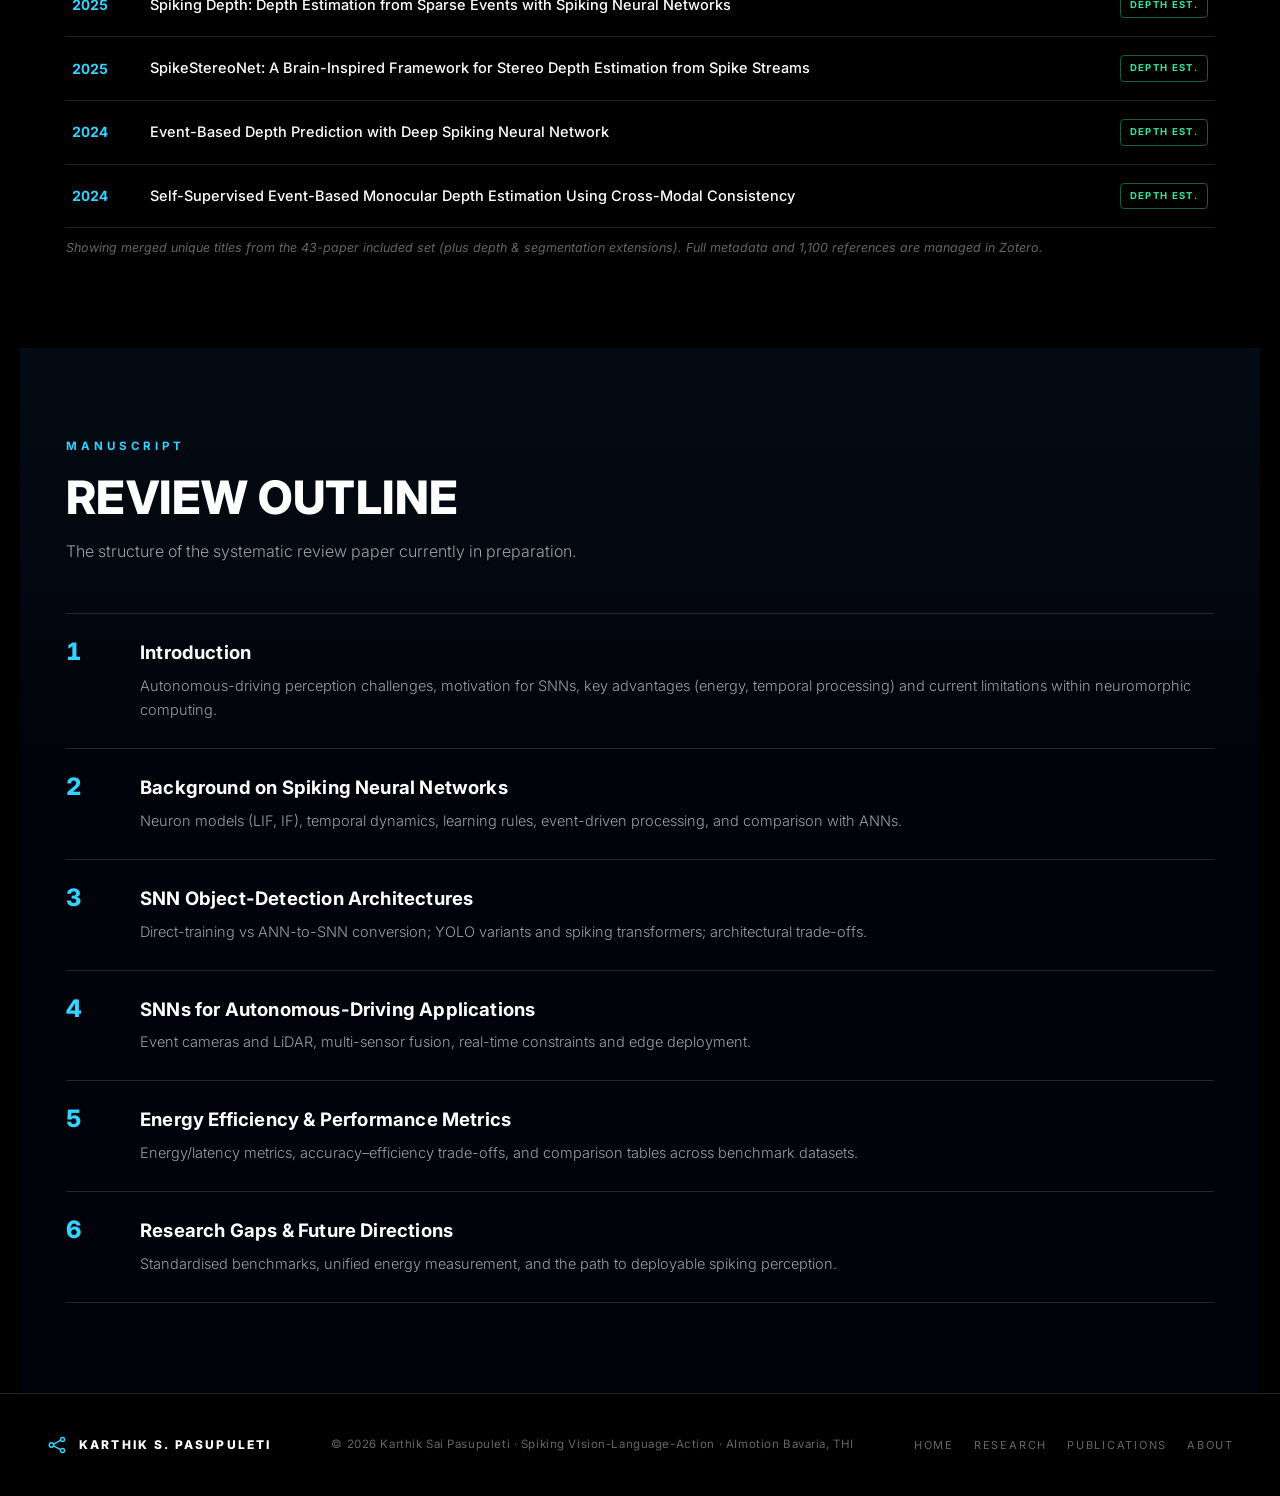
<file: literature.html>
<!DOCTYPE html>
<html lang="en">
<head>
<meta charset="UTF-8" />
<meta name="viewport" content="width=device-width, initial-scale=1.0" />
<title>Literature Review — Karthik Sai Pasupuleti</title>
<meta name="description" content="A PRISMA-based systematic review of 49 papers on spiking neural networks for object detection in autonomous driving — themes, findings, gaps and the full corpus." />
<link rel="preconnect" href="https://fonts.googleapis.com" />
<link rel="preconnect" href="https://fonts.gstatic.com" crossorigin />
<link href="https://fonts.googleapis.com/css2?family=Inter:wght@300;400;500;600;700;800;900&display=swap" rel="stylesheet" />
<link rel="stylesheet" href="assets/css/site.css" />
<style>
.charts{display:grid;grid-template-columns:1fr 1fr;gap:24px}
.chartbox{border:1px solid var(--line);border-radius:10px;padding:18px 18px 8px;background:#04060d}
.chartbox h4{font-size:10.5px;letter-spacing:.18em;text-transform:uppercase;color:var(--faint);font-weight:700;margin-bottom:10px}
.chartbox canvas{width:100%;height:200px}
.srcgrid{display:flex;flex-wrap:wrap;gap:10px;margin-top:8px}
.src{font-size:11.5px;color:var(--dim);border:1px solid var(--line);border-radius:30px;padding:8px 14px}
.src b{color:var(--accent);font-weight:700}
@media(max-width:760px){.charts{grid-template-columns:1fr}}
</style>
</head>
<body data-page="literature">

<header class="nav" id="nav">
  <a href="index.html" class="brand">
    <svg class="mark" viewBox="0 0 24 24" fill="none" stroke="var(--accent)" stroke-width="1.6" stroke-linecap="round" stroke-linejoin="round"><circle cx="6" cy="12" r="2.4"/><circle cx="18" cy="6" r="2.2"/><circle cx="18" cy="18" r="2.2"/><path d="M8.2 11l7.6-4M8.2 13l7.6 4"/></svg>
    Karthik S. Pasupuleti
  </a>
  <nav><ul class="nav-links">
    <li><a href="index.html">Home</a></li>
    <li><a href="research.html">Research</a></li>
    <li><a href="publications.html">Publications</a></li>
    <li><a href="literature.html" class="active">Literature</a></li>
    <li><a href="about.html">About</a></li>
  </ul></nav>
  <a href="about.html#contact" class="nav-cta">Contact</a>
  <button class="burger" id="burger" aria-label="Menu"><span></span><span></span><span></span></button>
</header>
<div class="mobile-menu" id="mobileMenu">
  <a href="index.html">Home</a><a href="research.html">Research</a><a href="publications.html">Publications</a><a href="literature.html" class="active">Literature</a><a href="about.html">About</a>
</div>

<main>

<!-- HERO -->
<section class="hero sub">
  <div class="bg"><video autoplay muted loop playsinline poster="assets/img/deep-brain.jpg"><source src="assets/video/deep-brain.mp4" type="video/mp4" /></video></div>
  <div class="tint"></div><div class="scrim-top"></div><div class="scrim-bot"></div>
  <div class="hero-content reveal">
    <div class="eyebrow">PRISMA Systematic Review</div>
    <h1>Literature Review</h1>
    <p class="lede">A living, PRISMA-tracked survey of spiking neural networks for object detection in autonomous driving — 49 records curated, 43 included, organised by theme, finding and gap. This is the perception foundation for my vision-language-action research.</p>
  </div>
</section>

<!-- STATS + CHARTS -->
<section class="block tight">
  <div class="stat-row reveal" style="margin-bottom:24px">
    <div class="stat"><div class="n"><span class="count" data-to="49">0</span></div><div class="l">Records curated</div></div>
    <div class="stat"><div class="n"><span class="count" data-to="43">0</span></div><div class="l">Included</div></div>
    <div class="stat"><div class="n"><span class="count" data-to="37">0</span></div><div class="l">Highly relevant</div></div>
    <div class="stat"><div class="n"><span class="count" data-to="1100">0</span></div><div class="l">Refs in Zotero</div></div>
  </div>
  <div class="charts reveal">
    <div class="chartbox"><h4>Papers by year</h4><canvas id="yearChart" data-vals="2020:1,2021:2,2022:4,2023:7,2024:14,2025:20"></canvas></div>
    <div class="chartbox"><h4>Papers by task domain</h4><canvas id="domainChart" data-vals="Obj det:40,Segment:4,Depth:4,E2E:1" data-color="#7b5cff"></canvas></div>
  </div>
</section>

<!-- PRISMA -->
<section class="block section-alt">
  <div class="eyebrow reveal">Methodology</div>
  <h2 class="reveal">PRISMA 2020 Flow</h2>
  <p class="intro reveal">Records move through identification, screening and eligibility into the final included set. Counts are pulled live from my review database.</p>
  <div class="prisma reveal">
    <div class="pbox"><div class="pn">49</div><div class="pl">Records identified &amp; deduplicated</div></div>
    <div class="parrow"></div>
    <div class="pbox"><div class="pn">49</div><div class="pl">Screened (title / abstract)</div></div>
    <div class="parrow"></div>
    <div class="pbox"><div class="pn">44</div><div class="pl">Assessed for eligibility</div></div>
    <div class="parrow"></div>
    <div class="pbox"><div class="pn">43</div><div class="pl">Included in synthesis · 1 excluded (off-topic)</div></div>
  </div>
  <div style="max-width:560px;margin:30px auto 0" class="reveal">
    <h4 style="font-size:10.5px;letter-spacing:.18em;text-transform:uppercase;color:var(--faint);text-align:center;margin-bottom:12px">Identification sources</h4>
    <div class="srcgrid" style="justify-content:center">
      <span class="src"><b>3</b> arXiv</span><span class="src"><b>2</b> Semantic Scholar</span><span class="src"><b>2</b> CrossRef / DOI</span><span class="src"><b>1</b> IEEE Xplore</span><span class="src"><b>1</b> Manual upload</span>
    </div>
  </div>
</section>

<!-- KEY FINDINGS -->
<section class="block">
  <div class="eyebrow reveal">Key Findings</div>
  <h2 class="reveal">What the Evidence Says</h2>
  <p class="intro reveal">A standout result from the corpus: addressing <em>local firing saturation</em> lets a spiking detector match — and on event data beat — far hungrier ANN models.</p>
  <div class="cards reveal" style="margin-bottom:34px">
    <div class="card"><div class="ix">Architecture</div><h3>Local firing saturation</h3><p>Adjacent neurons saturating at max firing rate — caused by variance accumulation in membrane shortcut connections — destroys feature discriminability and wastes energy. Identified as a fundamental SNN-detector problem.</p></div>
    <div class="card"><div class="ix">Efficiency</div><h3>52.2% AP at 40.4 mJ</h3><p>SpikeDet beats the previous best SNN detector (SpikeYOLO-L: 48.9% AP, 84.2 mJ) by +3.3% AP at half the power — and matches ANN YOLOv12-M (52.5%) at 3.8× the energy efficiency on COCO 2017.</p></div>
    <div class="card"><div class="ix">Accuracy</div><h3>Beating ANNs on event data</h3><p>On the GEN1 event-camera dataset, SpikeDet (47.6% AP, 9.9 mJ) surpasses ANN detector RVT (47.2% AP, 116.7 mJ) — the first SNN to outperform ANNs here, at an order-of-magnitude lower power.</p></div>
  </div>
  <div class="reveal" style="overflow-x:auto">
    <table class="tbl">
      <thead><tr><th>Model</th><th>Type</th><th>Benchmark</th><th>Accuracy (AP)</th><th>Power</th></tr></thead>
      <tbody>
        <tr><td><b>SpikeDet-X†</b></td><td class="hi">SNN</td><td>COCO 2017</td><td><b>52.2%</b></td><td>40.4 mJ</td></tr>
        <tr><td>SpikeYOLO-L</td><td class="hi">SNN</td><td>COCO 2017</td><td>48.9%</td><td>84.2 mJ</td></tr>
        <tr><td>YOLOv12-M</td><td>ANN</td><td>COCO 2017</td><td>52.5%</td><td>≈3.8× higher</td></tr>
        <tr><td><b>SpikeDet</b></td><td class="hi">SNN</td><td>GEN1 (event)</td><td><b>47.6%</b></td><td>9.9 mJ</td></tr>
        <tr><td>RVT</td><td>ANN</td><td>GEN1 (event)</td><td>47.2%</td><td>116.7 mJ</td></tr>
      </tbody>
    </table>
    <p class="note">Source: SpikeDet — “Better firing patterns for accurate and energy-efficient object detection with spiking neural networks” (2025). LFSI correlates with AP (r = −0.992) and firing rate (r = 0.955).</p>
  </div>
</section>

<!-- THEMES -->
<section class="block section-alt">
  <div class="eyebrow reveal">Synthesis</div>
  <h2 class="reveal">Themes</h2>
  <div class="reveal" style="margin-bottom:6px">
    <span class="kbtag">ANN-to-SNN Conversion</span>
    <span class="kbtag">SNN vs CNN Comparison</span>
    <span class="kbtag">SNN Object-Detection Architectures</span>
    <span class="kbtag">SNNs for Autonomous-Driving Perception</span>
    <span class="kbtag">Energy Efficiency &amp; Latency</span>
  </div>
  <p class="intro reveal" style="margin-top:18px">The corpus organises into five themes spanning conversion methods, head-to-head SNN/CNN comparison, detector architectures (Spiking-YOLO, SpikingYOLOX, spiking transformers), driving-specific perception (LiDAR, event cameras, sensor fusion) and the energy/latency story that makes spiking worthwhile.</p>
</section>

<!-- CORPUS -->
<section class="block">
  <div class="eyebrow reveal">The Corpus</div>
  <h2 class="reveal">Included Papers</h2>
  <p class="intro reveal">The included set, by task domain. Use the filters to narrow the list. Duplicate entries from multiple databases have been merged.</p>
  <div class="filters reveal">
    <button class="chip on" data-filter="all">All</button>
    <button class="chip" data-filter="object_detection">Object detection</button>
    <button class="chip" data-filter="segmentation">Segmentation</button>
    <button class="chip" data-filter="depth_estimation">Depth estimation</button>
  </div>
  <div class="papers reveal">
    <div class="paper" data-domain="object_detection"><div class="yr">2025</div><div class="ti">One-Timestep Is Enough: High-Performance ANN-to-SNN Conversion via Scale-and-Fire Neurons</div><div class="dm" data-d="object_detection">Object detection</div></div>
    <div class="paper" data-domain="object_detection"><div class="yr">2025</div><div class="ti">SpikingYOLOX: Improved YOLOX Object Detection with Fast Fourier Convolution and SNNs</div><div class="dm" data-d="object_detection">Object detection</div></div>
    <div class="paper" data-domain="object_detection"><div class="yr">2025</div><div class="ti">Efficient Spiking Neural Network for RGB–Event Fusion-Based Object Detection</div><div class="dm" data-d="object_detection">Object detection</div></div>
    <div class="paper" data-domain="object_detection"><div class="yr">2025</div><div class="ti">SpikeDet: Better Firing Patterns for Accurate and Energy-Efficient Object Detection</div><div class="dm" data-d="object_detection">Object detection</div></div>
    <div class="paper" data-domain="object_detection"><div class="yr">2025</div><div class="ti">Spiking Vision Transformer with Saccadic Attention</div><div class="dm" data-d="object_detection">Object detection</div></div>
    <div class="paper" data-domain="object_detection"><div class="yr">2025</div><div class="ti">Scaling Spike-Driven Transformer with Efficient Spike Firing Approximation Training</div><div class="dm" data-d="object_detection">Object detection</div></div>
    <div class="paper" data-domain="object_detection"><div class="yr">2025</div><div class="ti">SpikingViT: A Multiscale Spiking Vision Transformer for Event-Based Object Detection</div><div class="dm" data-d="object_detection">Object detection</div></div>
    <div class="paper" data-domain="object_detection"><div class="yr">2025</div><div class="ti">SpiLiFormer: Enhancing Spiking Transformers with Lateral Inhibition</div><div class="dm" data-d="object_detection">Object detection</div></div>
    <div class="paper" data-domain="object_detection"><div class="yr">2025</div><div class="ti">BNSNN: Spiking Neural Networks with Bistable Neurons for Object Detection</div><div class="dm" data-d="object_detection">Object detection</div></div>
    <div class="paper" data-domain="object_detection"><div class="yr">2025</div><div class="ti">Brain-Inspired Spiking Neural Networks for Energy-Efficient Object Detection</div><div class="dm" data-d="object_detection">Object detection</div></div>
    <div class="paper" data-domain="object_detection"><div class="yr">2025</div><div class="ti">A Distributed Time-of-Flight Sensor System for Autonomous Vehicles: Sensor Fusion &amp; SNN Perception</div><div class="dm" data-d="object_detection">Object detection</div></div>
    <div class="paper" data-domain="object_detection"><div class="yr">2024</div><div class="ti">Spiking Neural Network Based on YOLO-C3 for Object Detection</div><div class="dm" data-d="object_detection">Object detection</div></div>
    <div class="paper" data-domain="object_detection"><div class="yr">2024</div><div class="ti">Spiking Neural Network for Ultralow-Latency and High-Accurate Object Detection</div><div class="dm" data-d="object_detection">Object detection</div></div>
    <div class="paper" data-domain="object_detection"><div class="yr">2024</div><div class="ti">SFOD: Spiking Fusion Object Detector</div><div class="dm" data-d="object_detection">Object detection</div></div>
    <div class="paper" data-domain="object_detection"><div class="yr">2024</div><div class="ti">Spiking CenterNet: A Distillation-Boosted Spiking Neural Network for Object Detection</div><div class="dm" data-d="object_detection">Object detection</div></div>
    <div class="paper" data-domain="object_detection"><div class="yr">2024</div><div class="ti">Automotive Object Detection via Learning Sparse Events by Spiking Neurons</div><div class="dm" data-d="object_detection">Object detection</div></div>
    <div class="paper" data-domain="object_detection"><div class="yr">2024</div><div class="ti">Spikformer V2: Join the High-Accuracy Club on ImageNet with an SNN Ticket</div><div class="dm" data-d="object_detection">Object detection</div></div>
    <div class="paper" data-domain="object_detection"><div class="yr">2024</div><div class="ti">Spike-Driven Transformer V2: Meta SNN Architecture for Next-Gen Neuromorphic Chips</div><div class="dm" data-d="object_detection">Object detection</div></div>
    <div class="paper" data-domain="object_detection"><div class="yr">2024</div><div class="ti">Neuromorphic Perception and Navigation for Mobile Robots: A Review</div><div class="dm" data-d="object_detection">Object detection</div></div>
    <div class="paper" data-domain="object_detection"><div class="yr">2023</div><div class="ti">Advanced Efficient Strategy for Detection of Dark Objects with Spiking Multi-Box Detection</div><div class="dm" data-d="object_detection">Object detection</div></div>
    <div class="paper" data-domain="object_detection"><div class="yr">2023</div><div class="ti">Deep Directly-Trained Spiking Neural Networks for Object Detection</div><div class="dm" data-d="object_detection">Object detection</div></div>
    <div class="paper" data-domain="object_detection"><div class="yr">2023</div><div class="ti">Direct Training High-Performance SNNs for Object Recognition and Detection</div><div class="dm" data-d="object_detection">Object detection</div></div>
    <div class="paper" data-domain="object_detection"><div class="yr">2023</div><div class="ti">Spikformer: When Spiking Neural Network Meets Transformer</div><div class="dm" data-d="object_detection">Object detection</div></div>
    <div class="paper" data-domain="object_detection"><div class="yr">2023</div><div class="ti">Spiking Neural Networks with Dynamic Time Steps for Vision Transformers</div><div class="dm" data-d="object_detection">Object detection</div></div>
    <div class="paper" data-domain="object_detection"><div class="yr">2023</div><div class="ti">SODFormer: Streaming Object Detection with Transformer Using Events and Frames</div><div class="dm" data-d="object_detection">Object detection</div></div>
    <div class="paper" data-domain="object_detection"><div class="yr">2022</div><div class="ti">SpikiLi: A Spiking Simulation of LiDAR-Based Real-Time Object Detection for Autonomous Driving</div><div class="dm" data-d="object_detection">Object detection</div></div>
    <div class="paper" data-domain="object_detection"><div class="yr">2022</div><div class="ti">Multi-Patch Localization Spiking Neural Network for Object Detection</div><div class="dm" data-d="object_detection">Object detection</div></div>
    <div class="paper" data-domain="object_detection"><div class="yr">2022</div><div class="ti">Sparse Compressed Spiking Neural Network Accelerator for Object Detection</div><div class="dm" data-d="object_detection">Object detection</div></div>
    <div class="paper" data-domain="object_detection"><div class="yr">2022</div><div class="ti">Spiking Neural Network Based on Multi-Scale Saliency Fusion for Breast Cancer Detection</div><div class="dm" data-d="object_detection">Object detection</div></div>
    <div class="paper" data-domain="object_detection"><div class="yr">2021</div><div class="ti">Spiking Neuron Networks Based Energy-Efficient Object Detection for Mobile Robot</div><div class="dm" data-d="object_detection">Object detection</div></div>
    <div class="paper" data-domain="object_detection"><div class="yr">2020</div><div class="ti">Spiking-YOLO: Spiking Neural Network for Energy-Efficient Object Detection</div><div class="dm" data-d="object_detection">Object detection</div></div>
    <div class="paper" data-domain="segmentation"><div class="yr">2025</div><div class="ti">SLTNet: Efficient Event-Based Semantic Segmentation with Spike-Driven Lightweight Transformers</div><div class="dm" data-d="segmentation">Segmentation</div></div>
    <div class="paper" data-domain="segmentation"><div class="yr">2025</div><div class="ti">Spike2Former: Efficient Spiking Transformer for High-Performance Image Segmentation</div><div class="dm" data-d="segmentation">Segmentation</div></div>
    <div class="paper" data-domain="segmentation"><div class="yr">2024</div><div class="ti">Spike-BRGNet: Event-Based Semantic Segmentation with Boundary Region-Guided SNNs</div><div class="dm" data-d="segmentation">Segmentation</div></div>
    <div class="paper" data-domain="segmentation"><div class="yr">2024</div><div class="ti">Accurate &amp; Efficient Event-Based Semantic Segmentation with Adaptive Spiking Encoder–Decoder</div><div class="dm" data-d="segmentation">Segmentation</div></div>
    <div class="paper" data-domain="depth_estimation"><div class="yr">2025</div><div class="ti">Spiking Depth: Depth Estimation from Sparse Events with Spiking Neural Networks</div><div class="dm" data-d="depth_estimation">Depth est.</div></div>
    <div class="paper" data-domain="depth_estimation"><div class="yr">2025</div><div class="ti">SpikeStereoNet: A Brain-Inspired Framework for Stereo Depth Estimation from Spike Streams</div><div class="dm" data-d="depth_estimation">Depth est.</div></div>
    <div class="paper" data-domain="depth_estimation"><div class="yr">2024</div><div class="ti">Event-Based Depth Prediction with Deep Spiking Neural Network</div><div class="dm" data-d="depth_estimation">Depth est.</div></div>
    <div class="paper" data-domain="depth_estimation"><div class="yr">2024</div><div class="ti">Self-Supervised Event-Based Monocular Depth Estimation Using Cross-Modal Consistency</div><div class="dm" data-d="depth_estimation">Depth est.</div></div>
  </div>
  <p class="note reveal">Showing merged unique titles from the 43-paper included set (plus depth &amp; segmentation extensions). Full metadata and 1,100 references are managed in Zotero.</p>
</section>

<!-- REVIEW OUTLINE -->
<section class="block section-alt">
  <div class="eyebrow reveal">Manuscript</div>
  <h2 class="reveal">Review Outline</h2>
  <p class="intro reveal">The structure of the systematic review paper currently in preparation.</p>
  <div class="reveal">
    <div class="qa"><div class="num">1</div><div><h3>Introduction</h3><p>Autonomous-driving perception challenges, motivation for SNNs, key advantages (energy, temporal processing) and current limitations within neuromorphic computing.</p></div></div>
    <div class="qa"><div class="num">2</div><div><h3>Background on Spiking Neural Networks</h3><p>Neuron models (LIF, IF), temporal dynamics, learning rules, event-driven processing, and comparison with ANNs.</p></div></div>
    <div class="qa"><div class="num">3</div><div><h3>SNN Object-Detection Architectures</h3><p>Direct-training vs ANN-to-SNN conversion; YOLO variants and spiking transformers; architectural trade-offs.</p></div></div>
    <div class="qa"><div class="num">4</div><div><h3>SNNs for Autonomous-Driving Applications</h3><p>Event cameras and LiDAR, multi-sensor fusion, real-time constraints and edge deployment.</p></div></div>
    <div class="qa"><div class="num">5</div><div><h3>Energy Efficiency &amp; Performance Metrics</h3><p>Energy/latency metrics, accuracy–efficiency trade-offs, and comparison tables across benchmark datasets.</p></div></div>
    <div class="qa"><div class="num">6</div><div><h3>Research Gaps &amp; Future Directions</h3><p>Standardised benchmarks, unified energy measurement, and the path to deployable spiking perception.</p></div></div>
  </div>
</section>

<footer>
  <div class="brand"><svg class="mark" viewBox="0 0 24 24" fill="none" stroke="var(--accent)" stroke-width="1.6" stroke-linecap="round" stroke-linejoin="round"><circle cx="6" cy="12" r="2.4"/><circle cx="18" cy="6" r="2.2"/><circle cx="18" cy="18" r="2.2"/><path d="M8.2 11l7.6-4M8.2 13l7.6 4"/></svg>Karthik S. Pasupuleti</div>
  <div class="fnote">© 2026 Karthik Sai Pasupuleti · Spiking Vision-Language-Action · AImotion Bavaria, THI</div>
  <div class="flinks"><a href="index.html">Home</a><a href="research.html">Research</a><a href="publications.html">Publications</a><a href="about.html">About</a></div>
</footer>

</main>
<script src="assets/js/site.js"></script>
</body>
</html>
</file>
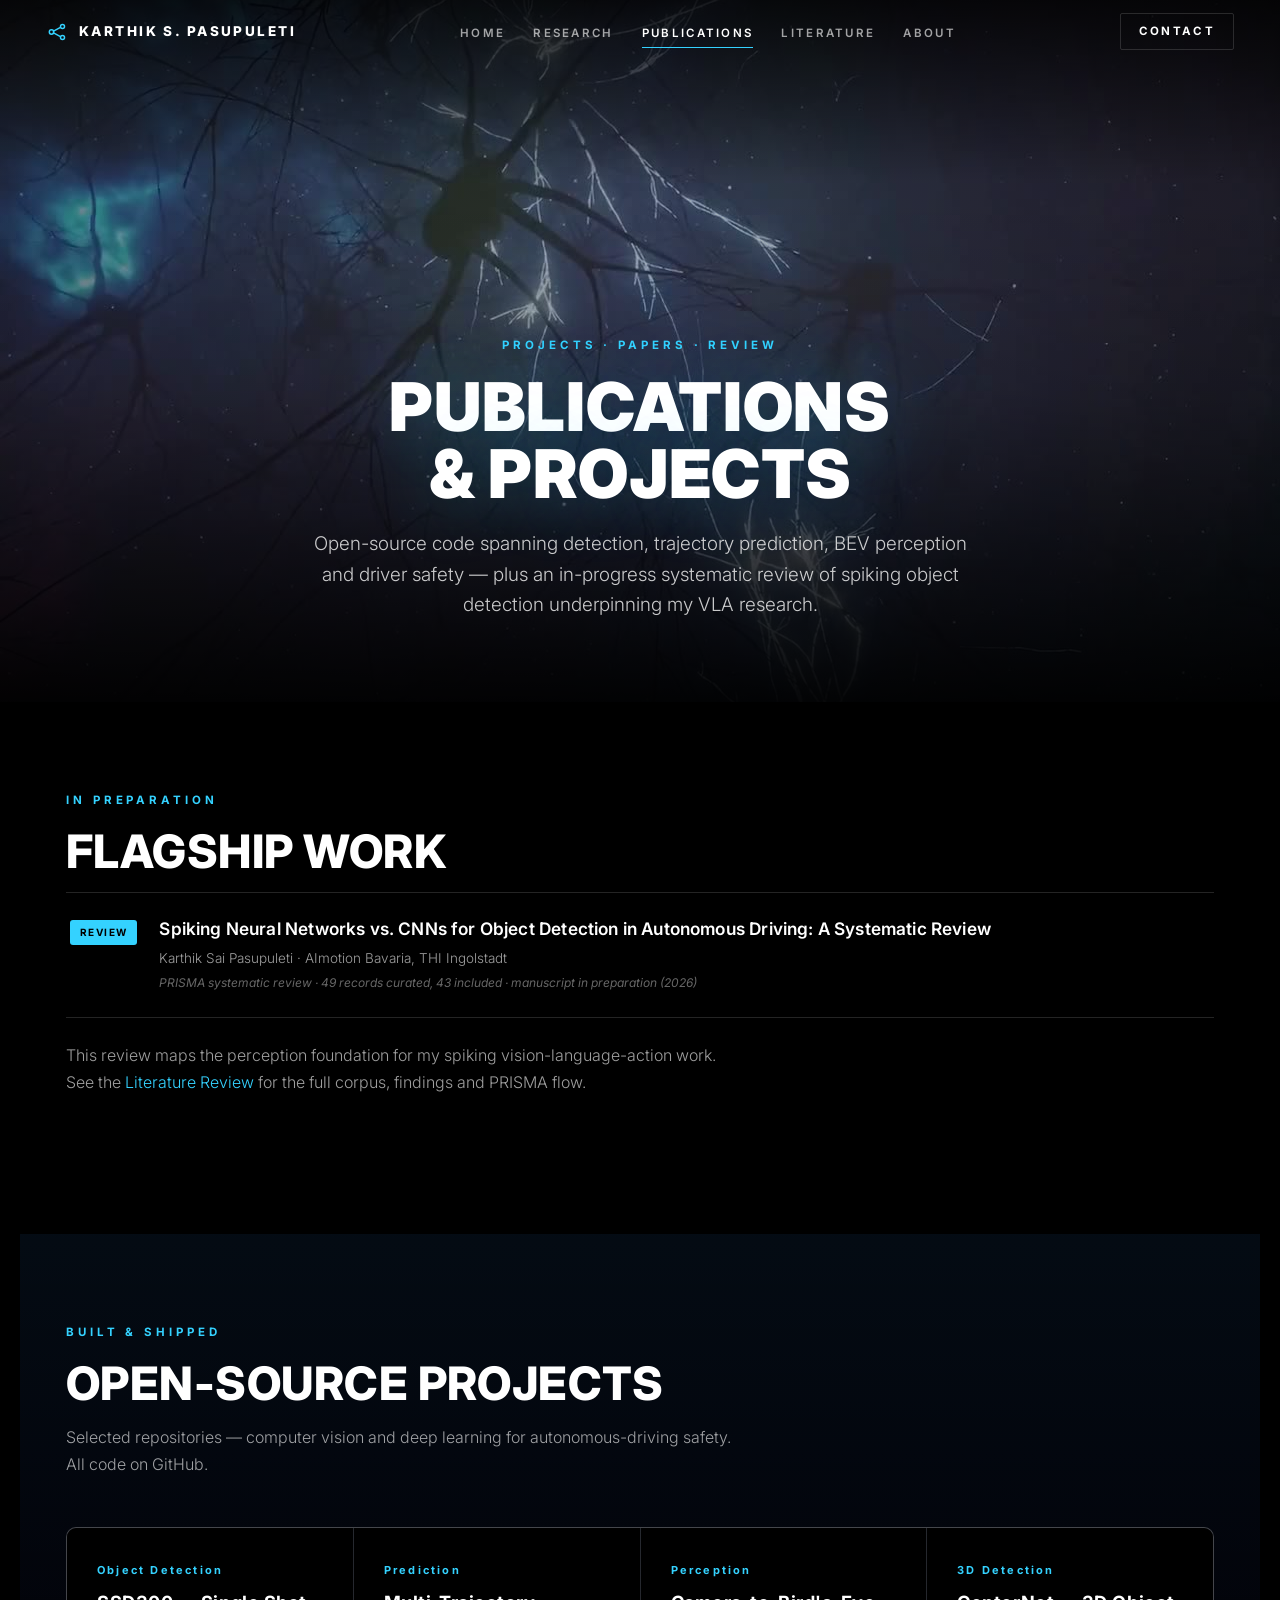
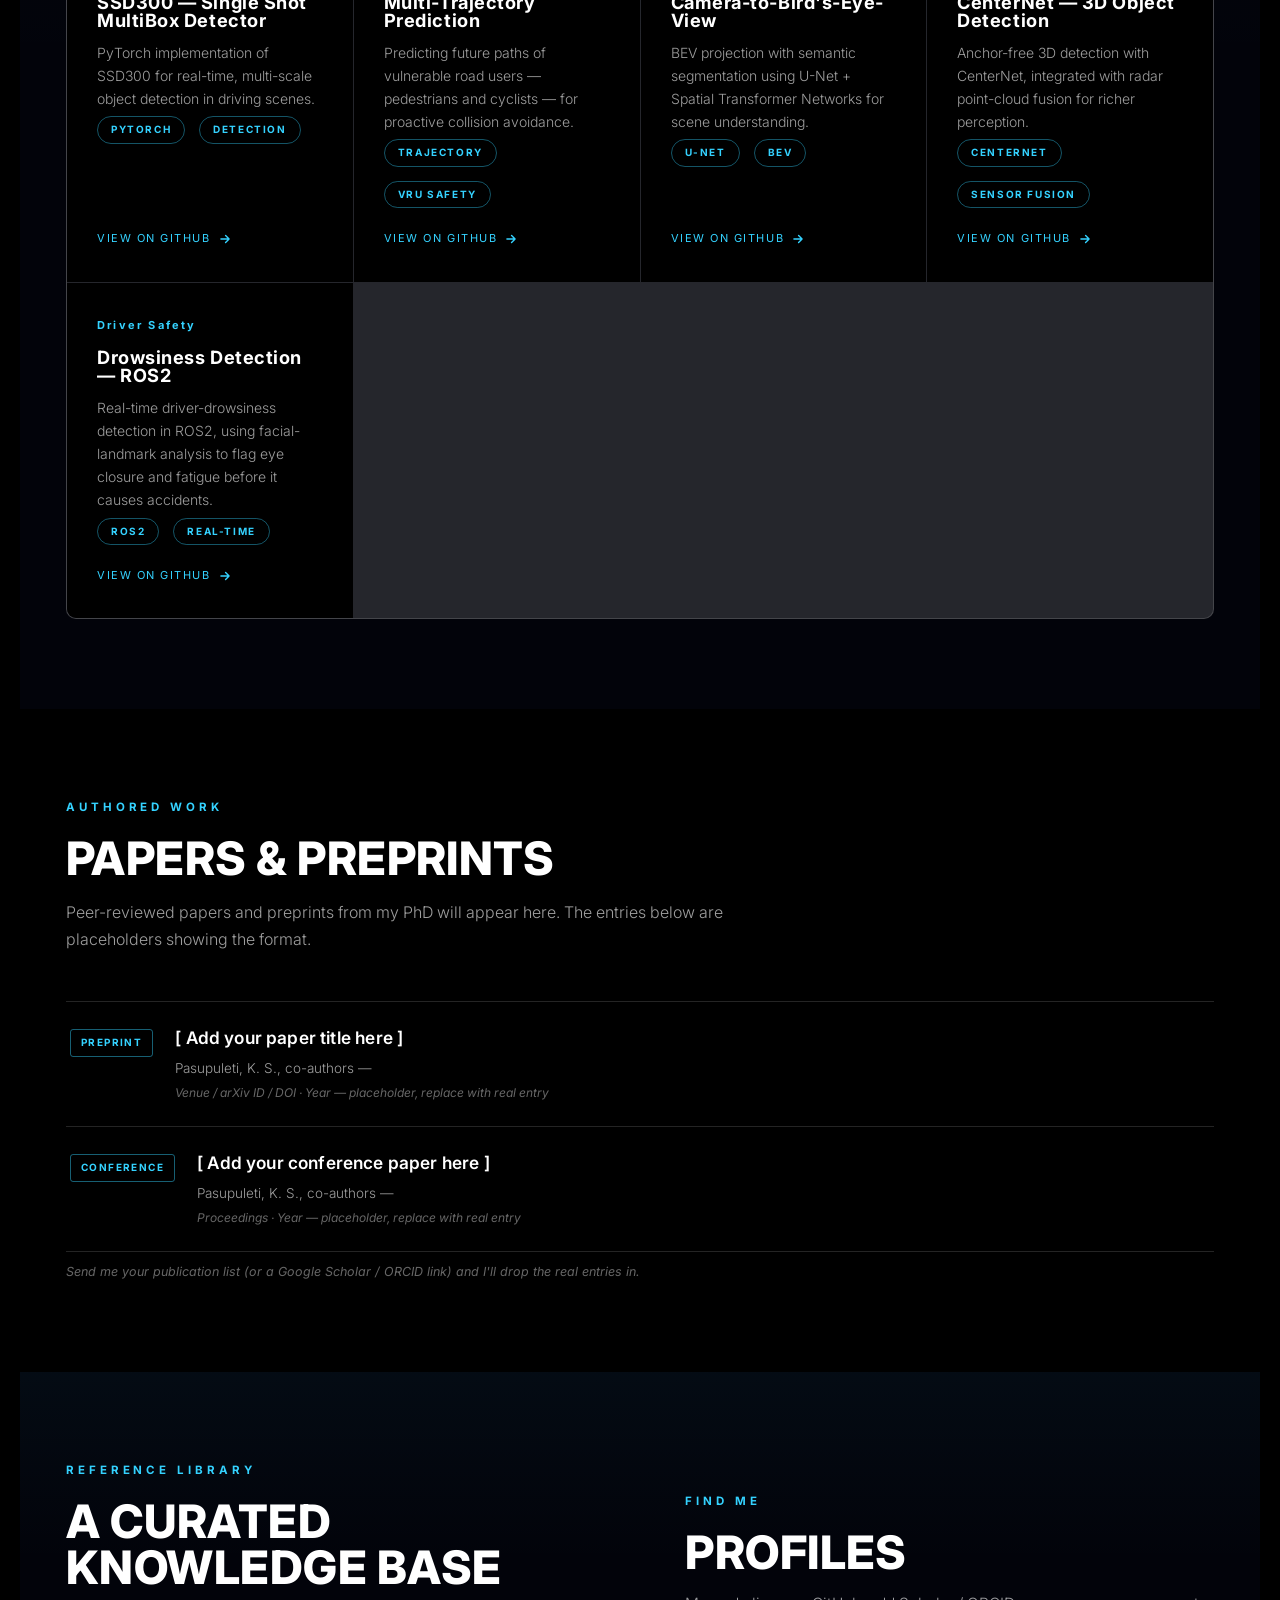
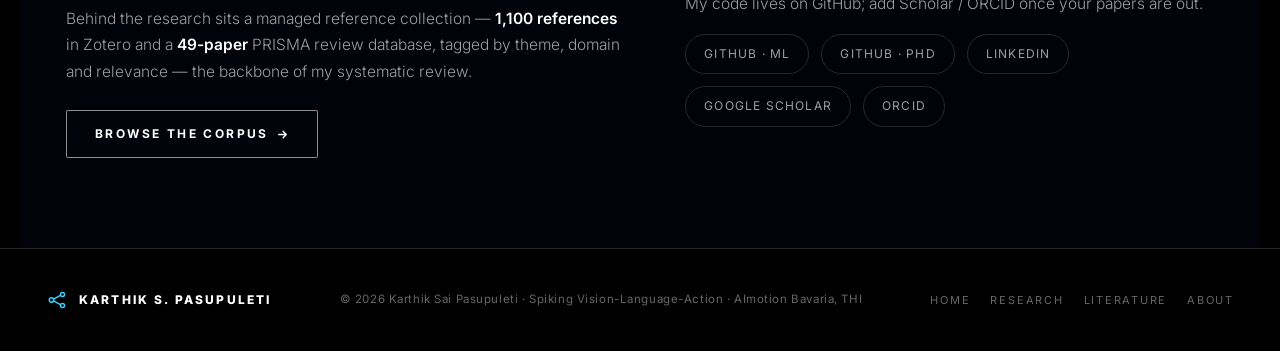
<file: publications.html>
<!DOCTYPE html>
<html lang="en">
<head>
<meta charset="UTF-8" />
<meta name="viewport" content="width=device-width, initial-scale=1.0" />
<title>Publications &amp; Projects — Karthik Sai Pasupuleti</title>
<meta name="description" content="Open-source projects, papers and the in-progress systematic review by Karthik Sai Pasupuleti — spiking neural networks and computer vision for autonomous-driving safety." />
<link rel="preconnect" href="https://fonts.googleapis.com" />
<link rel="preconnect" href="https://fonts.gstatic.com" crossorigin />
<link href="https://fonts.googleapis.com/css2?family=Inter:wght@300;400;500;600;700;800;900&display=swap" rel="stylesheet" />
<link rel="stylesheet" href="assets/css/site.css" />
<style>
.pub{display:flex;gap:22px;padding:24px 4px;border-top:1px solid var(--line);align-items:flex-start}
.pub:last-child{border-bottom:1px solid var(--line)}
.pub .tag{flex:0 0 auto;font-size:10px;font-weight:700;letter-spacing:.14em;text-transform:uppercase;color:#000;background:var(--accent);padding:5px 10px;border-radius:3px;margin-top:3px}
.pub .tag.soft{background:transparent;color:var(--accent);border:1px solid rgba(52,210,255,.45)}
.pub .meta h3{font-size:1.08rem;text-transform:none;letter-spacing:.01em;font-weight:600;line-height:1.42}
.pub .meta .auth{color:var(--dim);font-size:13.5px;font-weight:300;margin-top:7px;text-transform:none}
.pub .meta .venue{color:var(--faint);font-size:12px;margin-top:5px;text-transform:none;font-style:italic}
.proj-card{display:flex;flex-direction:column}
.proj-card .gh{margin-top:auto;font-size:11px;letter-spacing:.14em;text-transform:uppercase;color:var(--accent);display:inline-flex;align-items:center;gap:7px;transition:gap .25s;padding-top:14px}
.proj-card .gh:hover{gap:12px}
.proj-card .gh svg{width:14px;height:14px}
.profiles{display:flex;flex-wrap:wrap;gap:12px;margin-top:6px}
.profiles a{display:inline-flex;align-items:center;gap:9px;border:1px solid var(--line);border-radius:30px;padding:10px 18px;font-size:12px;letter-spacing:.1em;text-transform:uppercase;color:var(--dim);transition:.2s}
.profiles a:hover{color:#fff;border-color:rgba(255,255,255,.45)}
</style>
</head>
<body data-page="publications">

<header class="nav" id="nav">
  <a href="index.html" class="brand">
    <svg class="mark" viewBox="0 0 24 24" fill="none" stroke="var(--accent)" stroke-width="1.6" stroke-linecap="round" stroke-linejoin="round"><circle cx="6" cy="12" r="2.4"/><circle cx="18" cy="6" r="2.2"/><circle cx="18" cy="18" r="2.2"/><path d="M8.2 11l7.6-4M8.2 13l7.6 4"/></svg>
    Karthik S. Pasupuleti
  </a>
  <nav><ul class="nav-links">
    <li><a href="index.html">Home</a></li>
    <li><a href="research.html">Research</a></li>
    <li><a href="publications.html" class="active">Publications</a></li>
    <li><a href="literature.html">Literature</a></li>
    <li><a href="about.html">About</a></li>
  </ul></nav>
  <a href="about.html#contact" class="nav-cta">Contact</a>
  <button class="burger" id="burger" aria-label="Menu"><span></span><span></span><span></span></button>
</header>
<div class="mobile-menu" id="mobileMenu">
  <a href="index.html">Home</a><a href="research.html">Research</a><a href="publications.html" class="active">Publications</a><a href="literature.html">Literature</a><a href="about.html">About</a>
</div>

<main>

<!-- HERO -->
<section class="hero sub">
  <div class="bg"><video autoplay muted loop playsinline poster="assets/img/neuron-web.jpg"><source src="assets/video/neuron-web.mp4" type="video/mp4" /></video></div>
  <div class="tint"></div><div class="scrim-top"></div><div class="scrim-bot"></div>
  <div class="hero-content reveal">
    <div class="eyebrow">Projects · Papers · Review</div>
    <h1>Publications<br/>&amp; Projects</h1>
    <p class="lede">Open-source code spanning detection, trajectory prediction, BEV perception and driver safety — plus an in-progress systematic review of spiking object detection underpinning my VLA research.</p>
  </div>
</section>

<!-- FLAGSHIP REVIEW -->
<section class="block">
  <div class="eyebrow reveal">In Preparation</div>
  <h2 class="reveal">Flagship Work</h2>
  <div class="reveal">
    <div class="pub">
      <span class="tag">Review</span>
      <div class="meta">
        <h3>Spiking Neural Networks vs. CNNs for Object Detection in Autonomous Driving: A Systematic Review</h3>
        <div class="auth">Karthik Sai Pasupuleti · AImotion Bavaria, THI Ingolstadt</div>
        <div class="venue">PRISMA systematic review · 49 records curated, 43 included · manuscript in preparation (2026)</div>
      </div>
    </div>
  </div>
  <p class="intro reveal" style="margin-top:24px">This review maps the perception foundation for my spiking vision-language-action work. See the <a href="literature.html" style="color:var(--accent)">Literature Review</a> for the full corpus, findings and PRISMA flow.</p>
</section>

<!-- OPEN-SOURCE PROJECTS -->
<section class="block section-alt">
  <div class="eyebrow reveal">Built &amp; Shipped</div>
  <h2 class="reveal">Open-Source Projects</h2>
  <p class="intro reveal">Selected repositories — computer vision and deep learning for autonomous-driving safety. All code on GitHub.</p>
  <div class="cards reveal">
    <div class="card proj-card"><div class="ix">Object Detection</div><h3>SSD300 — Single Shot MultiBox Detector</h3><p>PyTorch implementation of SSD300 for real-time, multi-scale object detection in driving scenes.</p><div class="tags" style="display:flex;flex-wrap:wrap;gap:6px;margin:6px 0 0"><span class="kbtag">PyTorch</span><span class="kbtag">Detection</span></div><a class="gh" href="https://github.com/kap2403/single-shot-multibox-detector-ssd300-implemented-by-pytorch" target="_blank" rel="noopener">View on GitHub <svg viewBox="0 0 24 24" fill="none" stroke="currentColor" stroke-width="2.4" stroke-linecap="round" stroke-linejoin="round"><path d="M5 12h14M13 6l6 6-6 6"/></svg></a></div>
    <div class="card proj-card"><div class="ix">Prediction</div><h3>Multi-Trajectory Prediction</h3><p>Predicting future paths of vulnerable road users — pedestrians and cyclists — for proactive collision avoidance.</p><div class="tags" style="display:flex;flex-wrap:wrap;gap:6px;margin:6px 0 0"><span class="kbtag">Trajectory</span><span class="kbtag">VRU Safety</span></div><a class="gh" href="https://github.com/kap2403/multi-trajectory-prediction" target="_blank" rel="noopener">View on GitHub <svg viewBox="0 0 24 24" fill="none" stroke="currentColor" stroke-width="2.4" stroke-linecap="round" stroke-linejoin="round"><path d="M5 12h14M13 6l6 6-6 6"/></svg></a></div>
    <div class="card proj-card"><div class="ix">Perception</div><h3>Camera-to-Bird's-Eye-View</h3><p>BEV projection with semantic segmentation using U-Net + Spatial Transformer Networks for scene understanding.</p><div class="tags" style="display:flex;flex-wrap:wrap;gap:6px;margin:6px 0 0"><span class="kbtag">U-Net</span><span class="kbtag">BEV</span></div><a class="gh" href="https://github.com/kap2403/camera-to-birds-eye-view-pytorch-" target="_blank" rel="noopener">View on GitHub <svg viewBox="0 0 24 24" fill="none" stroke="currentColor" stroke-width="2.4" stroke-linecap="round" stroke-linejoin="round"><path d="M5 12h14M13 6l6 6-6 6"/></svg></a></div>
    <div class="card proj-card"><div class="ix">3D Detection</div><h3>CenterNet — 3D Object Detection</h3><p>Anchor-free 3D detection with CenterNet, integrated with radar point-cloud fusion for richer perception.</p><div class="tags" style="display:flex;flex-wrap:wrap;gap:6px;margin:6px 0 0"><span class="kbtag">CenterNet</span><span class="kbtag">Sensor Fusion</span></div><a class="gh" href="https://github.com/kap2403/CenterNet-for-Object-Detection" target="_blank" rel="noopener">View on GitHub <svg viewBox="0 0 24 24" fill="none" stroke="currentColor" stroke-width="2.4" stroke-linecap="round" stroke-linejoin="round"><path d="M5 12h14M13 6l6 6-6 6"/></svg></a></div>
    <div class="card proj-card"><div class="ix">Driver Safety</div><h3>Drowsiness Detection — ROS2</h3><p>Real-time driver-drowsiness detection in ROS2, using facial-landmark analysis to flag eye closure and fatigue before it causes accidents.</p><div class="tags" style="display:flex;flex-wrap:wrap;gap:6px;margin:6px 0 0"><span class="kbtag">ROS2</span><span class="kbtag">Real-Time</span></div><a class="gh" href="https://github.com/Karthik-Sai-Pasupuleti/drowsiness_detection_ros2" target="_blank" rel="noopener">View on GitHub <svg viewBox="0 0 24 24" fill="none" stroke="currentColor" stroke-width="2.4" stroke-linecap="round" stroke-linejoin="round"><path d="M5 12h14M13 6l6 6-6 6"/></svg></a></div>
  </div>
</section>

<!-- PAPERS -->
<section class="block">
  <div class="eyebrow reveal">Authored Work</div>
  <h2 class="reveal">Papers &amp; Preprints</h2>
  <p class="intro reveal">Peer-reviewed papers and preprints from my PhD will appear here. The entries below are placeholders showing the format.</p>
  <div class="reveal">
    <div class="pub"><span class="tag soft">Preprint</span><div class="meta"><h3>[ Add your paper title here ]</h3><div class="auth">Pasupuleti, K. S., co-authors —</div><div class="venue">Venue / arXiv ID / DOI · Year — placeholder, replace with real entry</div></div></div>
    <div class="pub"><span class="tag soft">Conference</span><div class="meta"><h3>[ Add your conference paper here ]</h3><div class="auth">Pasupuleti, K. S., co-authors —</div><div class="venue">Proceedings · Year — placeholder, replace with real entry</div></div></div>
  </div>
  <p class="note reveal">Send me your publication list (or a Google Scholar / ORCID link) and I'll drop the real entries in.</p>
</section>

<!-- REFERENCE LIBRARY + PROFILES -->
<section class="block section-alt">
  <div class="split reveal">
    <div class="copy">
      <div class="eyebrow">Reference Library</div>
      <h2>A Curated Knowledge Base</h2>
      <p>Behind the research sits a managed reference collection — <b>1,100 references</b> in Zotero and a <b>49-paper</b> PRISMA review database, tagged by theme, domain and relevance — the backbone of my systematic review.</p>
      <a href="literature.html" class="btn btn--ghost" style="margin-top:8px">Browse the corpus<svg viewBox="0 0 24 24" fill="none" stroke="currentColor" stroke-width="2.4" stroke-linecap="round" stroke-linejoin="round"><path d="M5 12h14M13 6l6 6-6 6"/></svg></a>
    </div>
    <div class="copy">
      <div class="eyebrow">Find Me</div>
      <h2>Profiles</h2>
      <p style="color:var(--dim);font-weight:300">My code lives on GitHub; add Scholar / ORCID once your papers are out.</p>
      <div class="profiles">
        <a href="https://github.com/kap2403" target="_blank" rel="noopener">GitHub · ML</a>
        <a href="https://github.com/Karthik-Sai-Pasupuleti" target="_blank" rel="noopener">GitHub · PhD</a>
        <a href="https://www.linkedin.com/in/karthik-sai-pasupuleti-28a301226/" target="_blank" rel="noopener">LinkedIn</a>
        <a href="#">Google Scholar</a><a href="#">ORCID</a>
      </div>
    </div>
  </div>
</section>

<footer>
  <div class="brand"><svg class="mark" viewBox="0 0 24 24" fill="none" stroke="var(--accent)" stroke-width="1.6" stroke-linecap="round" stroke-linejoin="round"><circle cx="6" cy="12" r="2.4"/><circle cx="18" cy="6" r="2.2"/><circle cx="18" cy="18" r="2.2"/><path d="M8.2 11l7.6-4M8.2 13l7.6 4"/></svg>Karthik S. Pasupuleti</div>
  <div class="fnote">© 2026 Karthik Sai Pasupuleti · Spiking Vision-Language-Action · AImotion Bavaria, THI</div>
  <div class="flinks"><a href="index.html">Home</a><a href="research.html">Research</a><a href="literature.html">Literature</a><a href="about.html">About</a></div>
</footer>

</main>
<script src="assets/js/site.js"></script>
</body>
</html>
</file>
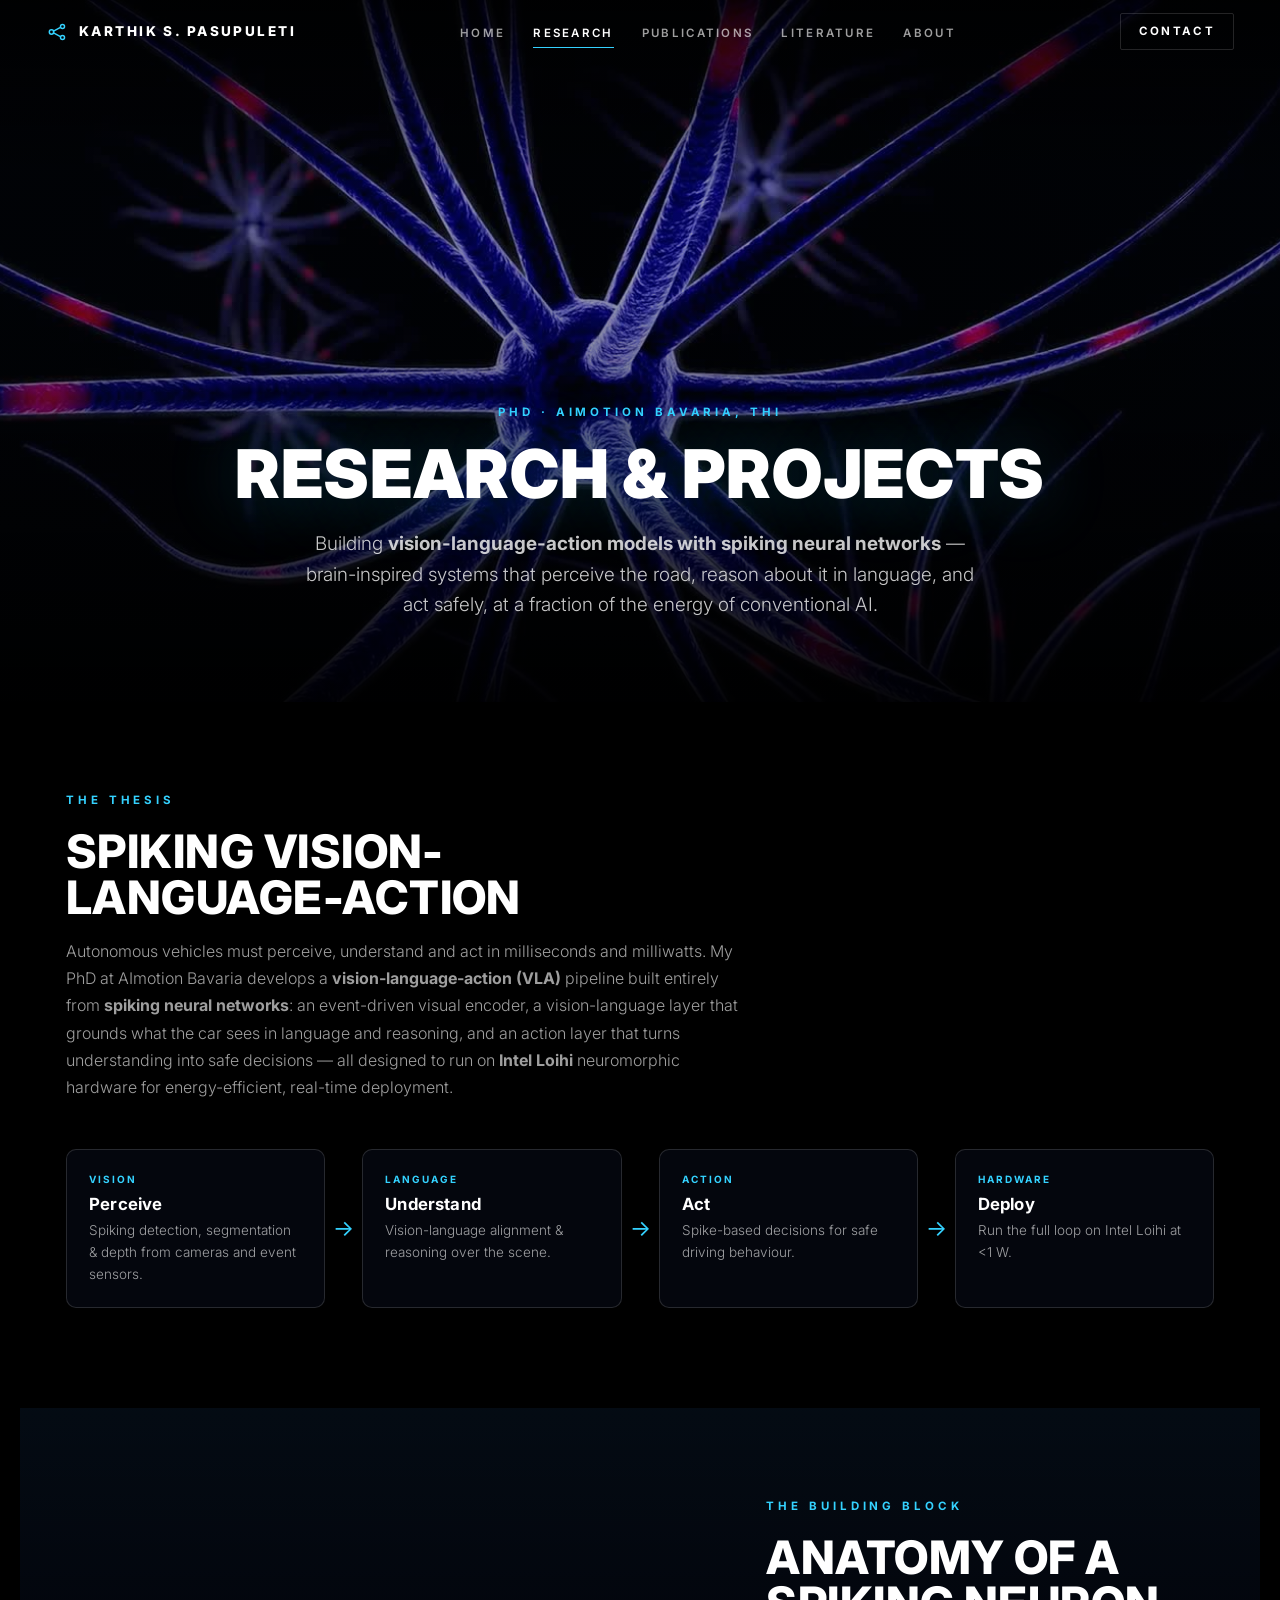
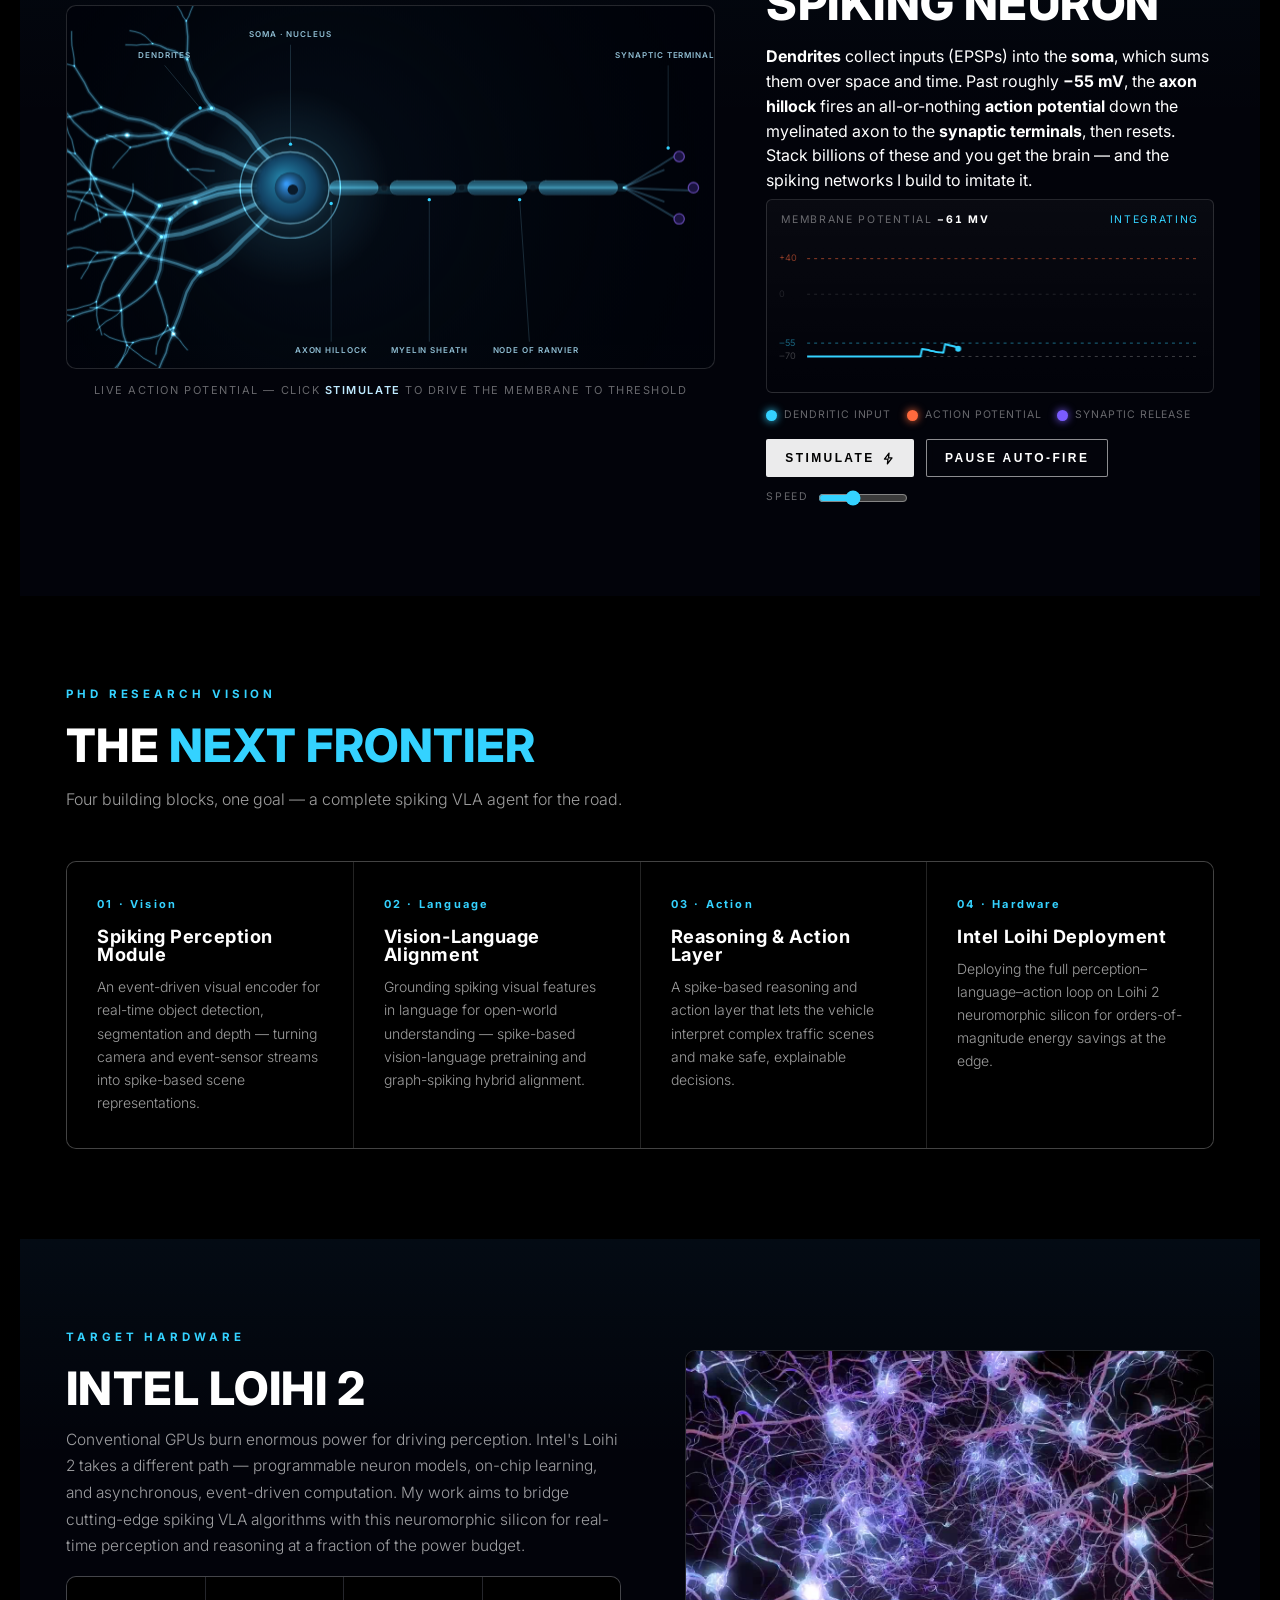
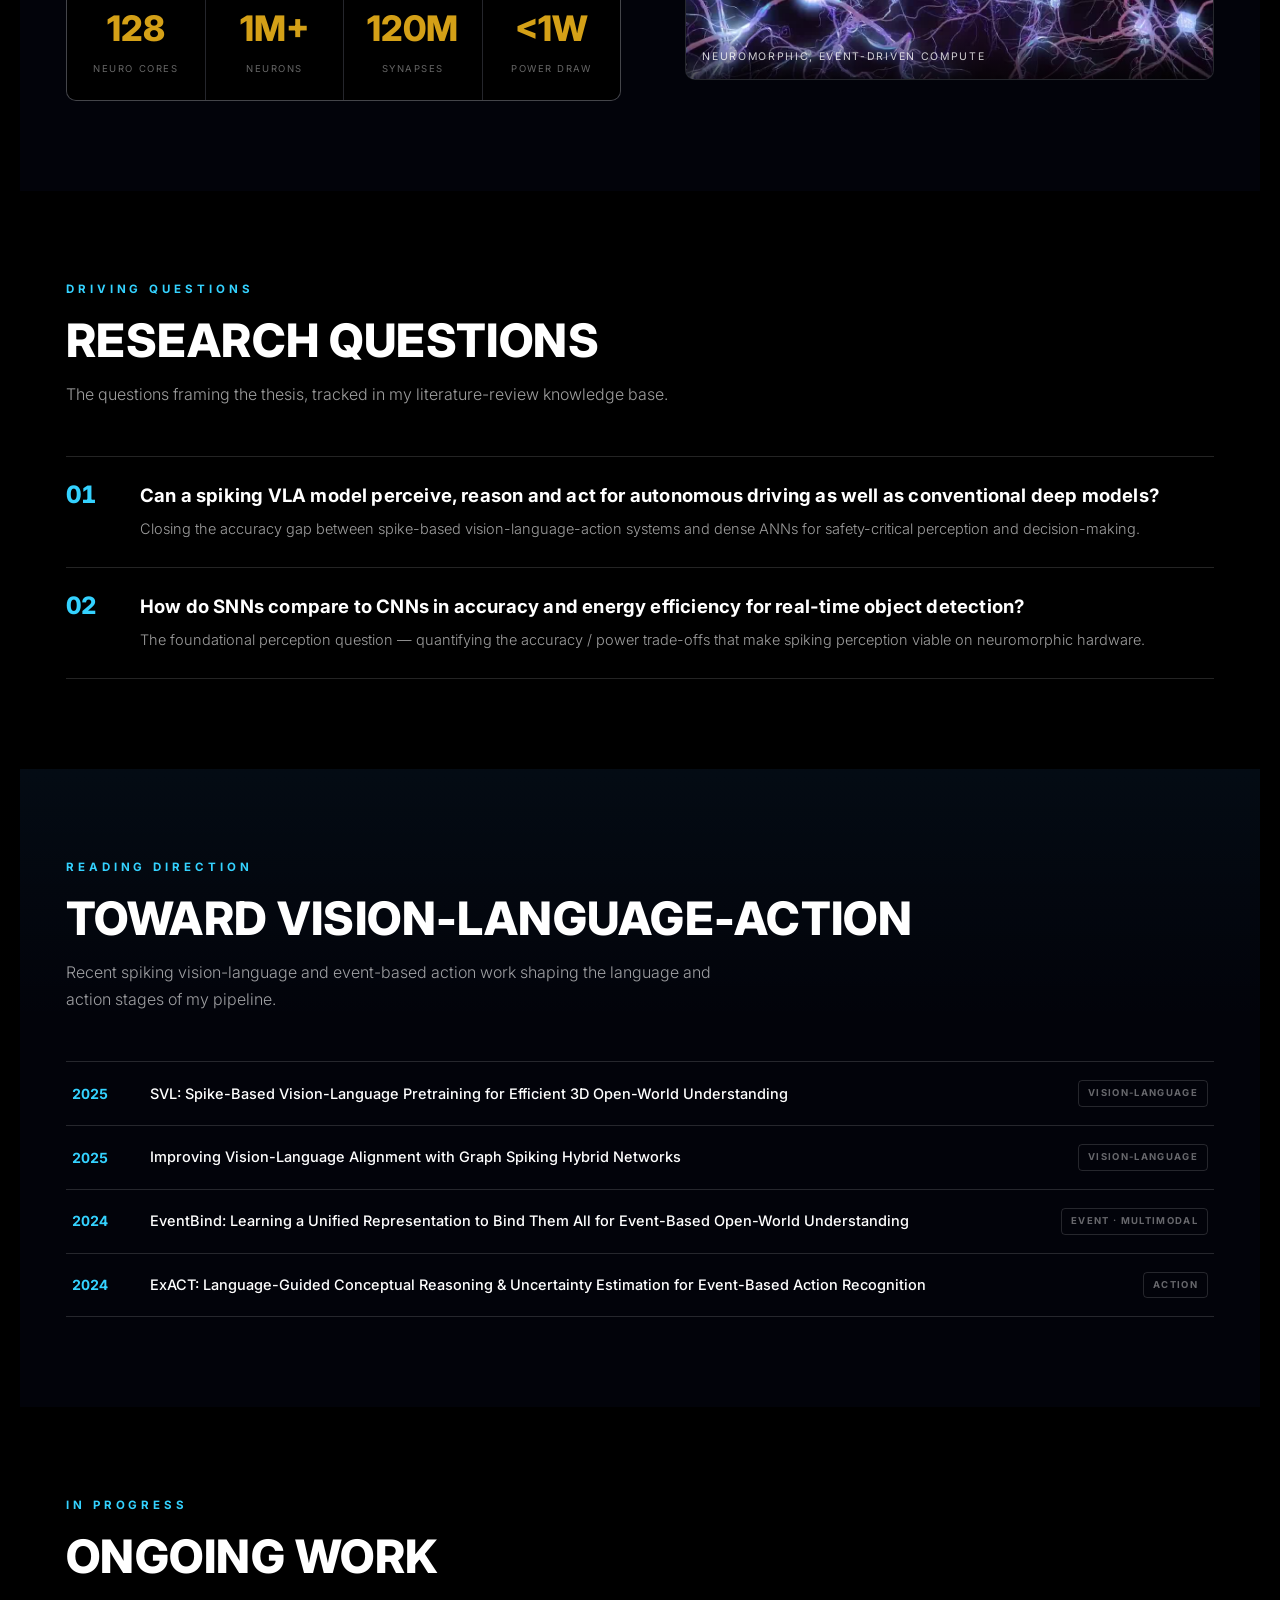
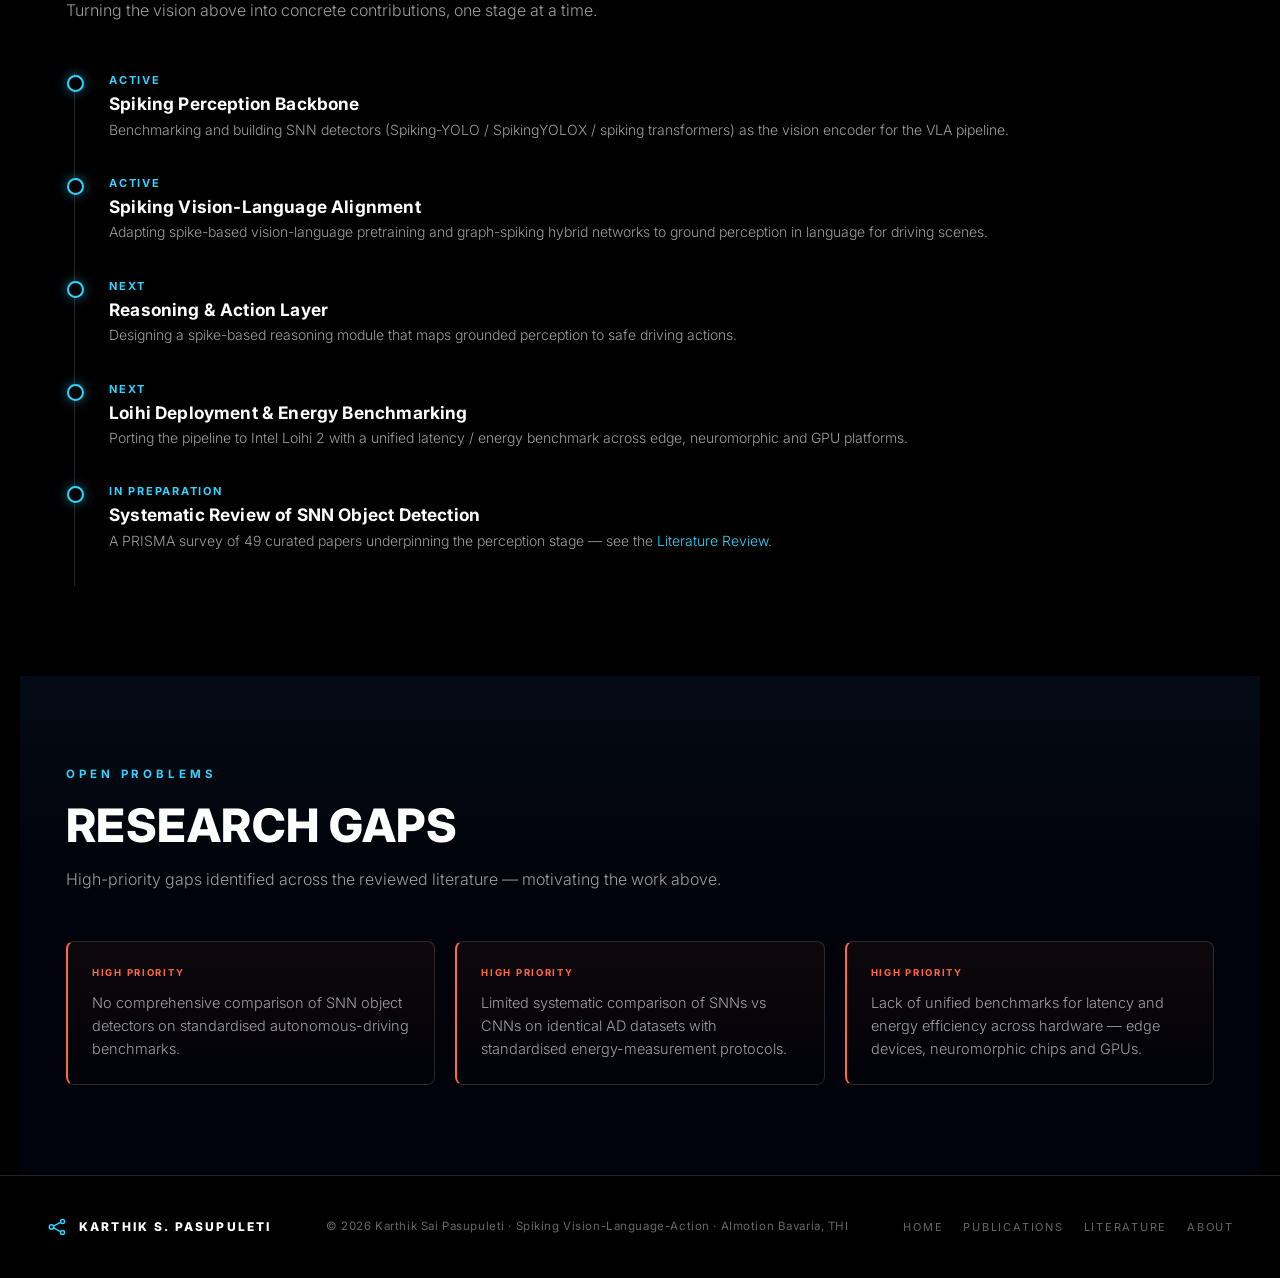
<file: research.html>
<!DOCTYPE html>
<html lang="en">
<head>
<meta charset="UTF-8" />
<meta name="viewport" content="width=device-width, initial-scale=1.0" />
<title>Research &amp; Projects — Karthik Sai Pasupuleti</title>
<meta name="description" content="PhD research on vision-language-action models with spiking neural networks for autonomous driving — perception, reasoning and action on Intel Loihi neuromorphic hardware." />
<link rel="preconnect" href="https://fonts.googleapis.com" />
<link rel="preconnect" href="https://fonts.gstatic.com" crossorigin />
<link href="https://fonts.googleapis.com/css2?family=Inter:wght@300;400;500;600;700;800;900&display=swap" rel="stylesheet" />
<link rel="stylesheet" href="assets/css/site.css" />
<style>
.vla-flow{display:flex;align-items:stretch;gap:0;flex-wrap:wrap;margin-bottom:10px}
.vla-step{flex:1;min-width:150px;border:1px solid var(--line);border-radius:10px;padding:22px;background:#04060d;position:relative}
.vla-step .s{font-family:Inter;font-size:10px;letter-spacing:.2em;text-transform:uppercase;color:var(--accent);font-weight:700}
.vla-step h3{font-size:1.05rem;text-transform:none;letter-spacing:.01em;margin:8px 0 8px;font-weight:700}
.vla-step p{color:var(--dim);font-size:13.5px;font-weight:300;line-height:1.6;text-transform:none}
.vla-arrow{display:flex;align-items:center;color:var(--accent);font-size:1.4rem;padding:0 8px}
@media(max-width:820px){.vla-arrow{transform:rotate(90deg);padding:6px 0;width:100%;justify-content:center}}
.loihi-stats{display:grid;grid-template-columns:repeat(4,1fr);gap:1px;background:var(--line);border:1px solid var(--line);border-radius:10px;overflow:hidden;margin-top:8px}
.loihi-stats .s{background:#000;padding:24px 14px;text-align:center}
.loihi-stats .v{font-size:clamp(1.4rem,3vw,2.2rem);font-weight:800;color:#d4a017}
.loihi-stats .l{font-size:9.5px;letter-spacing:.16em;text-transform:uppercase;color:var(--faint);margin-top:6px}
@media(max-width:560px){.loihi-stats{grid-template-columns:1fr 1fr}}
</style>
</head>
<body data-page="research">

<header class="nav" id="nav">
  <a href="index.html" class="brand">
    <svg class="mark" viewBox="0 0 24 24" fill="none" stroke="var(--accent)" stroke-width="1.6" stroke-linecap="round" stroke-linejoin="round"><circle cx="6" cy="12" r="2.4"/><circle cx="18" cy="6" r="2.2"/><circle cx="18" cy="18" r="2.2"/><path d="M8.2 11l7.6-4M8.2 13l7.6 4"/></svg>
    Karthik S. Pasupuleti
  </a>
  <nav><ul class="nav-links">
    <li><a href="index.html">Home</a></li>
    <li><a href="research.html" class="active">Research</a></li>
    <li><a href="publications.html">Publications</a></li>
    <li><a href="literature.html">Literature</a></li>
    <li><a href="about.html">About</a></li>
  </ul></nav>
  <a href="about.html#contact" class="nav-cta">Contact</a>
  <button class="burger" id="burger" aria-label="Menu"><span></span><span></span><span></span></button>
</header>
<div class="mobile-menu" id="mobileMenu">
  <a href="index.html">Home</a><a href="research.html" class="active">Research</a><a href="publications.html">Publications</a><a href="literature.html">Literature</a><a href="about.html">About</a>
</div>

<main>

<!-- HERO -->
<section class="hero sub">
  <div class="bg"><video autoplay muted loop playsinline poster="assets/img/cortex.jpg"><source src="assets/video/cortex.mp4" type="video/mp4" /></video></div>
  <div class="tint"></div><div class="scrim-top"></div><div class="scrim-bot"></div>
  <div class="hero-content reveal">
    <div class="eyebrow">PhD · AImotion Bavaria, THI</div>
    <h1>Research &amp; Projects</h1>
    <p class="lede">Building <strong>vision-language-action models with spiking neural networks</strong> — brain-inspired systems that perceive the road, reason about it in language, and act safely, at a fraction of the energy of conventional AI.</p>
  </div>
</section>

<!-- THE THESIS -->
<section class="block">
  <div class="eyebrow reveal">The Thesis</div>
  <h2 class="reveal">Spiking Vision-<br/>Language-Action</h2>
  <p class="intro reveal">Autonomous vehicles must perceive, understand and act in milliseconds and milliwatts. My PhD at AImotion Bavaria develops a <b>vision-language-action (VLA)</b> pipeline built entirely from <b>spiking neural networks</b>: an event-driven visual encoder, a vision-language layer that grounds what the car sees in language and reasoning, and an action layer that turns understanding into safe decisions — all designed to run on <b>Intel Loihi</b> neuromorphic hardware for energy-efficient, real-time deployment.</p>
  <div class="vla-flow reveal">
    <div class="vla-step"><div class="s">Vision</div><h3>Perceive</h3><p>Spiking detection, segmentation &amp; depth from cameras and event sensors.</p></div>
    <div class="vla-arrow">→</div>
    <div class="vla-step"><div class="s">Language</div><h3>Understand</h3><p>Vision-language alignment &amp; reasoning over the scene.</p></div>
    <div class="vla-arrow">→</div>
    <div class="vla-step"><div class="s">Action</div><h3>Act</h3><p>Spike-based decisions for safe driving behaviour.</p></div>
    <div class="vla-arrow">→</div>
    <div class="vla-step"><div class="s">Hardware</div><h3>Deploy</h3><p>Run the full loop on Intel Loihi at &lt;1&nbsp;W.</p></div>
  </div>
</section>

<!-- INTERACTIVE NEURON -->
<section class="block section-alt">
  <div class="neuron-stage">
    <div class="neuron-figure reveal">
      <div class="neuron-canvas-wrap">
        <canvas id="neuronCanvas"></canvas>
        <svg class="neuron-labels" viewBox="0 0 1000 560" preserveAspectRatio="xMidYMid meet" aria-hidden="true">
          <g><line x1="150" y1="92" x2="205" y2="158"/><circle class="dot" cx="205" cy="158" r="2.6"/><text x="150" y="80" text-anchor="middle">Dendrites</text></g>
          <g><line x1="345" y1="60" x2="345" y2="214"/><circle class="dot" cx="345" cy="214" r="2.6"/><text x="345" y="48" text-anchor="middle">Soma · Nucleus</text></g>
          <g><line x1="408" y1="520" x2="408" y2="306"/><circle class="dot" cx="408" cy="306" r="2.6"/><text x="408" y="538" text-anchor="middle">Axon hillock</text></g>
          <g><line x1="560" y1="520" x2="560" y2="300"/><circle class="dot" cx="560" cy="300" r="2.6"/><text x="560" y="538" text-anchor="middle">Myelin sheath</text></g>
          <g><line x1="715" y1="520" x2="700" y2="300"/><circle class="dot" cx="700" cy="300" r="2.6"/><text x="725" y="538" text-anchor="middle">Node of Ranvier</text></g>
          <g><line x1="930" y1="92" x2="930" y2="220"/><circle class="dot" cx="930" cy="220" r="2.6"/><text x="930" y="80" text-anchor="middle">Synaptic terminals</text></g>
        </svg>
      </div>
      <div class="figure-cap">Live action potential — click <b>Stimulate</b> to drive the membrane to threshold</div>
    </div>
    <div class="copy reveal">
      <div class="eyebrow">The Building Block</div>
      <h2>Anatomy of a<br/>Spiking Neuron</h2>
      <p><b>Dendrites</b> collect inputs (EPSPs) into the <b>soma</b>, which sums them over space and time. Past roughly <b>−55&nbsp;mV</b>, the <b>axon hillock</b> fires an all-or-nothing <b>action potential</b> down the myelinated axon to the <b>synaptic terminals</b>, then resets. Stack billions of these and you get the brain — and the spiking networks I build to imitate it.</p>
      <div class="vwrap">
        <div class="vhead"><span>Membrane potential <span class="vval" id="vVal">−70 mV</span></span><span class="vphase" id="vPhase">Resting</span></div>
        <canvas id="vGraph"></canvas>
      </div>
      <div class="legend">
        <span style="color:#34d2ff"><i style="background:#34d2ff"></i><span style="color:var(--faint)">Dendritic input</span></span>
        <span style="color:#ff6a3d"><i style="background:#ff6a3d"></i><span style="color:var(--faint)">Action potential</span></span>
        <span style="color:#7b5cff"><i style="background:#7b5cff"></i><span style="color:var(--faint)">Synaptic release</span></span>
      </div>
      <div class="controls">
        <button class="btn btn--solid" id="stimBtn">Stimulate<svg viewBox="0 0 24 24" fill="none" stroke="currentColor" stroke-width="2.4" stroke-linecap="round" stroke-linejoin="round"><path d="M13 2L4.5 13H11l-1 9 8.5-11H12l1-9z"/></svg></button>
        <button class="btn btn--ghost" id="autoBtn">Pause auto-fire</button>
        <label class="speed">Speed <input type="range" id="speed" min="0.4" max="2" step="0.1" value="1"/></label>
      </div>
    </div>
  </div>
</section>

<!-- PhD VISION -->
<section class="block">
  <div class="eyebrow reveal">PhD Research Vision</div>
  <h2 class="reveal">The <span style="color:var(--accent)">Next Frontier</span></h2>
  <p class="intro reveal">Four building blocks, one goal — a complete spiking VLA agent for the road.</p>
  <div class="cards reveal">
    <div class="card"><div class="ix">01 · Vision</div><h3>Spiking Perception Module</h3><p>An event-driven visual encoder for real-time object detection, segmentation and depth — turning camera and event-sensor streams into spike-based scene representations.</p></div>
    <div class="card"><div class="ix">02 · Language</div><h3>Vision-Language Alignment</h3><p>Grounding spiking visual features in language for open-world understanding — spike-based vision-language pretraining and graph-spiking hybrid alignment.</p></div>
    <div class="card"><div class="ix">03 · Action</div><h3>Reasoning &amp; Action Layer</h3><p>A spike-based reasoning and action layer that lets the vehicle interpret complex traffic scenes and make safe, explainable decisions.</p></div>
    <div class="card"><div class="ix">04 · Hardware</div><h3>Intel Loihi Deployment</h3><p>Deploying the full perception–language–action loop on Loihi 2 neuromorphic silicon for orders-of-magnitude energy savings at the edge.</p></div>
  </div>
</section>

<!-- LOIHI -->
<section class="block section-alt">
  <div class="split rev reveal">
    <div class="media">
      <div class="media-frame">
        <video autoplay muted loop playsinline poster="assets/img/deep-brain.jpg"><source src="assets/video/deep-brain.mp4" type="video/mp4" /></video>
        <div class="cap">Neuromorphic, event-driven compute</div>
      </div>
    </div>
    <div class="copy">
      <div class="eyebrow">Target Hardware</div>
      <h2>Intel Loihi 2</h2>
      <p>Conventional GPUs burn enormous power for driving perception. Intel's Loihi 2 takes a different path — programmable neuron models, on-chip learning, and asynchronous, event-driven computation. My work aims to bridge cutting-edge spiking VLA algorithms with this neuromorphic silicon for real-time perception and reasoning at a fraction of the power budget.</p>
      <div class="loihi-stats">
        <div class="s"><div class="v">128</div><div class="l">Neuro cores</div></div>
        <div class="s"><div class="v">1M+</div><div class="l">Neurons</div></div>
        <div class="s"><div class="v">120M</div><div class="l">Synapses</div></div>
        <div class="s"><div class="v">&lt;1W</div><div class="l">Power draw</div></div>
      </div>
    </div>
  </div>
</section>

<!-- RESEARCH QUESTIONS -->
<section class="block">
  <div class="eyebrow reveal">Driving Questions</div>
  <h2 class="reveal">Research Questions</h2>
  <p class="intro reveal">The questions framing the thesis, tracked in my literature-review knowledge base.</p>
  <div class="reveal">
    <div class="qa"><div class="num">01</div><div><h3>Can a spiking VLA model perceive, reason and act for autonomous driving as well as conventional deep models?</h3><p>Closing the accuracy gap between spike-based vision-language-action systems and dense ANNs for safety-critical perception and decision-making.</p></div></div>
    <div class="qa"><div class="num">02</div><div><h3>How do SNNs compare to CNNs in accuracy and energy efficiency for real-time object detection?</h3><p>The foundational perception question — quantifying the accuracy / power trade-offs that make spiking perception viable on neuromorphic hardware.</p></div></div>
  </div>
</section>

<!-- TOWARD VLA -->
<section class="block section-alt">
  <div class="eyebrow reveal">Reading Direction</div>
  <h2 class="reveal">Toward Vision-Language-Action</h2>
  <p class="intro reveal">Recent spiking vision-language and event-based action work shaping the language and action stages of my pipeline.</p>
  <div class="papers reveal">
    <div class="paper"><div class="yr">2025</div><div class="ti">SVL: Spike-Based Vision-Language Pretraining for Efficient 3D Open-World Understanding</div><div class="dm">Vision-Language</div></div>
    <div class="paper"><div class="yr">2025</div><div class="ti">Improving Vision-Language Alignment with Graph Spiking Hybrid Networks</div><div class="dm">Vision-Language</div></div>
    <div class="paper"><div class="yr">2024</div><div class="ti">EventBind: Learning a Unified Representation to Bind Them All for Event-Based Open-World Understanding</div><div class="dm">Event · Multimodal</div></div>
    <div class="paper"><div class="yr">2024</div><div class="ti">ExACT: Language-Guided Conceptual Reasoning &amp; Uncertainty Estimation for Event-Based Action Recognition</div><div class="dm">Action</div></div>
  </div>
</section>

<!-- ONGOING PROJECTS -->
<section class="block">
  <div class="eyebrow reveal">In Progress</div>
  <h2 class="reveal">Ongoing Work</h2>
  <p class="intro reveal">Turning the vision above into concrete contributions, one stage at a time.</p>
  <div class="timeline reveal">
    <div class="tl"><div class="when">Active</div><h3>Spiking Perception Backbone</h3><p>Benchmarking and building SNN detectors (Spiking-YOLO / SpikingYOLOX / spiking transformers) as the vision encoder for the VLA pipeline.</p></div>
    <div class="tl"><div class="when">Active</div><h3>Spiking Vision-Language Alignment</h3><p>Adapting spike-based vision-language pretraining and graph-spiking hybrid networks to ground perception in language for driving scenes.</p></div>
    <div class="tl"><div class="when">Next</div><h3>Reasoning &amp; Action Layer</h3><p>Designing a spike-based reasoning module that maps grounded perception to safe driving actions.</p></div>
    <div class="tl"><div class="when">Next</div><h3>Loihi Deployment &amp; Energy Benchmarking</h3><p>Porting the pipeline to Intel Loihi 2 with a unified latency / energy benchmark across edge, neuromorphic and GPU platforms.</p></div>
    <div class="tl"><div class="when">In preparation</div><h3>Systematic Review of SNN Object Detection</h3><p>A PRISMA survey of 49 curated papers underpinning the perception stage — see the <a href="literature.html" style="color:var(--accent)">Literature Review</a>.</p></div>
  </div>
</section>

<!-- RESEARCH GAPS -->
<section class="block section-alt">
  <div class="eyebrow reveal">Open Problems</div>
  <h2 class="reveal">Research Gaps</h2>
  <p class="intro reveal">High-priority gaps identified across the reviewed literature — motivating the work above.</p>
  <div class="gap-grid reveal">
    <div class="gap"><div class="pri">High priority</div><p>No comprehensive comparison of SNN object detectors on standardised autonomous-driving benchmarks.</p></div>
    <div class="gap"><div class="pri">High priority</div><p>Limited systematic comparison of SNNs vs CNNs on identical AD datasets with standardised energy-measurement protocols.</p></div>
    <div class="gap"><div class="pri">High priority</div><p>Lack of unified benchmarks for latency and energy efficiency across hardware — edge devices, neuromorphic chips and GPUs.</p></div>
  </div>
</section>

<footer>
  <div class="brand"><svg class="mark" viewBox="0 0 24 24" fill="none" stroke="var(--accent)" stroke-width="1.6" stroke-linecap="round" stroke-linejoin="round"><circle cx="6" cy="12" r="2.4"/><circle cx="18" cy="6" r="2.2"/><circle cx="18" cy="18" r="2.2"/><path d="M8.2 11l7.6-4M8.2 13l7.6 4"/></svg>Karthik S. Pasupuleti</div>
  <div class="fnote">© 2026 Karthik Sai Pasupuleti · Spiking Vision-Language-Action · AImotion Bavaria, THI</div>
  <div class="flinks"><a href="index.html">Home</a><a href="publications.html">Publications</a><a href="literature.html">Literature</a><a href="about.html">About</a></div>
</footer>

</main>
<script src="assets/js/site.js"></script>
</body>
</html>
</file>
<file: assets/css/site.css>
/* ============================================================
   Karthik Sai Pasupuleti — PhD Researcher
   Shared stylesheet (SpaceX-inspired, dark cinematic)
   ============================================================ */
:root{
  --bg:#000;--fg:#fff;--dim:rgba(255,255,255,.62);--faint:rgba(255,255,255,.40);
  --line:rgba(255,255,255,.14);--card:#06090f;
  --accent:#34d2ff;--accent2:#7b5cff;--spike:#ff6a3d;--ok:#36e6a0;
  --nav-h:64px;--ease:cubic-bezier(.22,.61,.36,1);
  --maxw:1240px;
}
*{box-sizing:border-box;margin:0;padding:0}
html{scroll-behavior:smooth;scroll-padding-top:var(--nav-h)}
body{background:var(--bg);color:var(--fg);font-family:'Inter',system-ui,-apple-system,Segoe UI,Roboto,Arial,sans-serif;-webkit-font-smoothing:antialiased;text-rendering:optimizeLegibility;overflow-x:hidden;line-height:1.55}
a{color:inherit;text-decoration:none}
img,video,canvas{display:block;max-width:100%}
em{font-style:italic}
::selection{background:var(--accent);color:#000}

/* ---------- NAV ---------- */
header.nav{position:fixed;top:0;left:0;width:100%;height:var(--nav-h);z-index:100;display:flex;align-items:center;justify-content:space-between;padding:0 clamp(18px,4vw,46px);transition:background .4s var(--ease),backdrop-filter .4s var(--ease),border-color .4s;border-bottom:1px solid transparent}
header.nav.scrolled{background:rgba(0,0,0,.74);backdrop-filter:blur(14px) saturate(140%);border-bottom-color:var(--line)}
.brand{display:flex;align-items:center;gap:11px;font-weight:800;letter-spacing:.18em;font-size:13.5px;text-transform:uppercase;white-space:nowrap}
.brand .mark{width:22px;height:22px;flex:0 0 auto}
.nav-links{display:flex;gap:28px;list-style:none}
.nav-links a{font-size:11.5px;font-weight:600;letter-spacing:.2em;text-transform:uppercase;color:var(--dim);transition:color .25s;position:relative;padding:6px 0}
.nav-links a:hover,.nav-links a.active{color:#fff}
.nav-links a.active::after{content:"";position:absolute;left:0;bottom:-2px;width:100%;height:1px;background:var(--accent)}
.nav-cta{font-size:11.5px;font-weight:700;letter-spacing:.2em;text-transform:uppercase;border:1px solid var(--line);padding:9px 18px;border-radius:2px;transition:.25s}
.nav-cta:hover{background:#fff;color:#000;border-color:#fff}
.burger{display:none;flex-direction:column;gap:5px;background:none;border:0;cursor:pointer;padding:8px}
.burger span{width:24px;height:2px;background:#fff;transition:.3s}
.mobile-menu{position:fixed;inset:0;z-index:99;background:rgba(0,0,0,.97);backdrop-filter:blur(8px);display:flex;flex-direction:column;align-items:center;justify-content:center;gap:24px;opacity:0;pointer-events:none;transition:opacity .35s}
.mobile-menu.open{opacity:1;pointer-events:auto}
.mobile-menu a{font-size:19px;font-weight:700;letter-spacing:.18em;text-transform:uppercase;color:var(--dim)}
.mobile-menu a:hover,.mobile-menu a.active{color:var(--accent)}

/* ---------- BUTTONS ---------- */
.btn{display:inline-flex;align-items:center;gap:.6em;font-size:12px;font-weight:700;letter-spacing:.2em;text-transform:uppercase;padding:14px 28px;border-radius:2px;cursor:pointer;border:1px solid transparent;transition:.25s var(--ease);white-space:nowrap}
.btn--solid{background:rgba(255,255,255,.92);color:#000}
.btn--solid:hover{background:#fff;transform:translateY(-1px)}
.btn--ghost{background:rgba(6,9,15,.35);color:#fff;border-color:rgba(255,255,255,.55);backdrop-filter:blur(4px)}
.btn--ghost:hover{background:rgba(255,255,255,.12);border-color:#fff}
.btn svg{width:13px;height:13px}

/* ---------- VIDEO HERO ---------- */
.hero{position:relative;min-height:100vh;display:flex;flex-direction:column;justify-content:flex-end;overflow:hidden}
.hero.sub{min-height:78vh}
.hero .bg,.hero .bg video,.hero .bg img{position:absolute;inset:0;width:100%;height:100%;object-fit:cover;z-index:0}
.hero .tint{position:absolute;inset:0;z-index:1;background:radial-gradient(120% 90% at 50% 40%,rgba(2,6,14,.25) 0%,rgba(2,6,14,.55) 70%,rgba(0,0,0,.8) 100%)}
.hero .scrim-top{position:absolute;inset:0;z-index:2;background:linear-gradient(to bottom,rgba(0,0,0,.8) 0%,rgba(0,0,0,0) 26%)}
.hero .scrim-bot{position:absolute;inset:0;z-index:2;background:linear-gradient(to top,rgba(0,0,0,.92) 0%,rgba(0,0,0,.15) 44%,rgba(0,0,0,0) 72%)}
.hero-content{position:relative;z-index:3;text-align:center;padding:0 22px 13vh;max-width:1000px;margin:0 auto;width:100%}
.hero.sub .hero-content{padding-bottom:9vh}
.eyebrow{font-size:11.5px;font-weight:700;letter-spacing:.34em;text-transform:uppercase;color:var(--accent);margin-bottom:18px}
h1,h2,h3,h4{font-weight:800;letter-spacing:.01em;text-transform:uppercase;line-height:1}
.hero-content h1{font-size:clamp(2.3rem,7vw,5.6rem);font-weight:900;text-shadow:0 2px 70px rgba(52,210,255,.28)}
.hero.sub .hero-content h1{font-size:clamp(2rem,5.5vw,4.2rem)}
.lede{margin:22px auto 0;max-width:680px;color:rgba(255,255,255,.78);font-size:clamp(1rem,1.5vw,1.18rem);font-weight:300;text-transform:none;line-height:1.62}
.cta-row{display:flex;gap:14px;justify-content:center;margin-top:32px;flex-wrap:wrap}
.scrollcue{position:absolute;left:50%;bottom:24px;transform:translateX(-50%);z-index:4;display:flex;flex-direction:column;align-items:center;gap:8px;color:var(--faint);font-size:9.5px;letter-spacing:.28em;text-transform:uppercase}
.scrollcue .mouse{width:22px;height:36px;border:1.5px solid var(--faint);border-radius:12px;position:relative}
.scrollcue .mouse::before{content:"";position:absolute;left:50%;top:7px;width:3px;height:7px;background:var(--accent);border-radius:2px;transform:translateX(-50%);animation:wheel 1.8s infinite}
@keyframes wheel{0%{opacity:0;transform:translate(-50%,0)}30%{opacity:1}100%{opacity:0;transform:translate(-50%,12px)}}

/* ---------- SECTION SCAFFOLD ---------- */
.block{max-width:var(--maxw);margin:0 auto;padding:clamp(64px,10vh,118px) clamp(20px,4vw,46px)}
.block.tight{padding-top:clamp(40px,6vh,70px)}
.block .eyebrow{text-align:left}
.block h2{font-size:clamp(1.7rem,3.6vw,3rem);margin-bottom:18px}
.block .intro{color:var(--dim);font-weight:300;max-width:680px;font-size:16px;line-height:1.7;text-transform:none;margin-bottom:48px}
hr.div{border:0;border-top:1px solid var(--line);max-width:var(--maxw);margin:0 auto}
.section-alt{background:linear-gradient(180deg,rgba(52,210,255,.04),transparent 40%),#02030a}

/* media split */
.split{display:grid;grid-template-columns:1.05fr 1fr;gap:clamp(28px,5vw,64px);align-items:center}
.split.rev .media{order:2}
.split .copy h2{margin-bottom:16px}
.split .copy p{color:var(--dim);font-weight:300;font-size:15.5px;line-height:1.72;text-transform:none;margin-bottom:16px}
.split .copy p b{color:#fff;font-weight:600}
.media-frame{position:relative;border:1px solid var(--line);border-radius:10px;overflow:hidden;aspect-ratio:16/10;background:#02050c}
.media-frame video,.media-frame img{position:absolute;inset:0;width:100%;height:100%;object-fit:cover}
.media-frame .cap{position:absolute;left:0;right:0;bottom:0;z-index:2;padding:14px 16px;font-size:10.5px;letter-spacing:.16em;text-transform:uppercase;color:rgba(255,255,255,.8);background:linear-gradient(to top,rgba(0,0,0,.7),transparent)}

/* ---------- CARDS ---------- */
.cards{display:grid;grid-template-columns:repeat(auto-fit,minmax(258px,1fr));gap:1px;background:var(--line);border:1px solid var(--line);border-radius:10px;overflow:hidden}
.card{background:#000;padding:34px 30px;transition:background .35s var(--ease);position:relative;min-height:210px}
.card:hover{background:#070b12}
.card .ix{font-size:11px;letter-spacing:.2em;color:var(--accent);font-weight:700}
.card h3{font-size:1.14rem;margin:14px 0 12px;letter-spacing:.03em;text-transform:none;font-weight:700}
.card p{color:var(--dim);font-size:14px;font-weight:300;line-height:1.65}
.card .icn{width:32px;height:32px;color:var(--accent);margin-bottom:16px}
.card ul{margin:10px 0 0;padding-left:18px;color:var(--dim);font-size:13.5px;font-weight:300;line-height:1.7}

/* ---------- STATS ---------- */
.stat-row{display:grid;grid-template-columns:repeat(auto-fit,minmax(150px,1fr));gap:1px;background:var(--line);border:1px solid var(--line);border-radius:10px;overflow:hidden}
.stat{background:#000;padding:30px 20px;text-align:center}
.stat .n{font-size:clamp(1.7rem,3.4vw,2.8rem);font-weight:800;color:#fff;letter-spacing:.01em;font-variant-numeric:tabular-nums}
.stat .n .u{color:var(--accent);font-size:.6em;margin-left:2px}
.stat .l{font-size:10px;letter-spacing:.18em;text-transform:uppercase;color:var(--faint);margin-top:8px}

/* ---------- NEURON FIGURE (interactive) ---------- */
.neuron-stage{display:grid;grid-template-columns:1.45fr 1fr;gap:clamp(24px,4vw,52px);align-items:center}
.neuron-figure{position:relative;width:100%}
.neuron-canvas-wrap{position:relative;width:100%;aspect-ratio:1000/560;border-radius:10px;overflow:hidden;border:1px solid var(--line);background:#01030a}
#neuronCanvas{position:absolute;inset:0;width:100%;height:100%}
svg.neuron-labels{position:absolute;inset:0;width:100%;height:100%;pointer-events:none;overflow:visible}
.neuron-labels text{fill:#8fbdd2;font-family:Inter,sans-serif;font-size:12.5px;font-weight:600;letter-spacing:1.4px;text-transform:uppercase}
.neuron-labels line{stroke:rgba(120,185,215,.32);stroke-width:1}
.neuron-labels .dot{fill:#34d2ff}
.figure-cap{margin-top:13px;text-align:center;color:var(--faint);font-size:11px;letter-spacing:.14em;text-transform:uppercase}
.figure-cap b{color:#bfeaff;font-weight:600}
.vwrap{position:relative;border:1px solid var(--line);border-radius:6px;background:linear-gradient(180deg,rgba(255,255,255,.03),transparent);padding:10px 10px 6px;margin-top:6px}
.vwrap canvas{width:100%;height:150px}
.vhead{display:flex;justify-content:space-between;align-items:baseline;padding:2px 4px 8px;font-size:10.5px;letter-spacing:.16em;text-transform:uppercase;color:var(--faint)}
.vval{font-weight:700;color:#fff;font-variant-numeric:tabular-nums}.vphase{color:var(--accent)}
.controls{display:flex;align-items:center;gap:12px;flex-wrap:wrap;margin-top:16px}
.controls .btn{padding:11px 18px}
.speed{display:flex;align-items:center;gap:9px;font-size:10.5px;letter-spacing:.16em;text-transform:uppercase;color:var(--faint)}
.speed input{accent-color:var(--accent);width:90px}
.legend{display:flex;gap:16px;flex-wrap:wrap;margin-top:14px;font-size:10.5px;letter-spacing:.08em;text-transform:uppercase;color:var(--faint)}
.legend span{display:inline-flex;align-items:center;gap:7px}
.legend i{width:11px;height:11px;border-radius:50%;box-shadow:0 0 8px currentColor}

/* ---------- THEMES / RQ / GAPS ---------- */
.kbtag{display:inline-block;font-size:10px;font-weight:700;letter-spacing:.16em;text-transform:uppercase;color:var(--accent);border:1px solid rgba(52,210,255,.4);border-radius:30px;padding:5px 13px;margin:0 8px 8px 0}
.qa{border-top:1px solid var(--line);padding:26px 0;display:grid;grid-template-columns:54px 1fr;gap:20px;align-items:start}
.qa:last-child{border-bottom:1px solid var(--line)}
.qa .num{font-size:1.5rem;font-weight:800;color:var(--accent);font-variant-numeric:tabular-nums;line-height:1}
.qa h3{font-size:1.16rem;text-transform:none;letter-spacing:.01em;font-weight:700;line-height:1.4;margin-bottom:8px}
.qa p{color:var(--dim);font-weight:300;font-size:14.5px;line-height:1.65;text-transform:none}
.gap-grid{display:grid;grid-template-columns:repeat(auto-fit,minmax(280px,1fr));gap:20px}
.gap{border:1px solid var(--line);border-left:2px solid var(--spike);border-radius:8px;padding:24px;background:linear-gradient(180deg,rgba(255,106,61,.05),transparent)}
.gap .pri{font-size:9.5px;font-weight:700;letter-spacing:.18em;text-transform:uppercase;color:var(--spike)}
.gap p{margin-top:10px;color:var(--dim);font-size:14.5px;font-weight:300;line-height:1.6;text-transform:none}

/* ---------- PAPER LIST (literature) ---------- */
.filters{display:flex;gap:10px;flex-wrap:wrap;margin-bottom:30px}
.chip{font-size:11px;font-weight:600;letter-spacing:.12em;text-transform:uppercase;color:var(--dim);border:1px solid var(--line);border-radius:30px;padding:9px 16px;cursor:pointer;transition:.2s;background:transparent}
.chip:hover{color:#fff;border-color:rgba(255,255,255,.4)}
.chip.on{background:#fff;color:#000;border-color:#fff}
.papers{display:flex;flex-direction:column}
.paper{display:grid;grid-template-columns:60px 1fr auto;gap:18px;align-items:center;padding:18px 6px;border-top:1px solid var(--line);transition:background .25s}
.paper:last-child{border-bottom:1px solid var(--line)}
.paper:hover{background:#06090f}
.paper .yr{font-variant-numeric:tabular-nums;font-weight:700;color:var(--accent);font-size:14px}
.paper .ti{font-size:14.5px;font-weight:500;text-transform:none;line-height:1.4}
.paper .dm{font-size:9.5px;font-weight:700;letter-spacing:.14em;text-transform:uppercase;color:var(--faint);border:1px solid var(--line);border-radius:4px;padding:5px 9px;white-space:nowrap}
.dm[data-d="object_detection"]{color:#34d2ff;border-color:rgba(52,210,255,.4)}
.dm[data-d="segmentation"]{color:#7b5cff;border-color:rgba(123,92,255,.4)}
.dm[data-d="depth_estimation"]{color:#36e6a0;border-color:rgba(54,230,160,.4)}

/* ---------- TABLE ---------- */
.tbl{width:100%;border-collapse:collapse;font-size:14px}
.tbl th,.tbl td{text-align:left;padding:14px 16px;border-bottom:1px solid var(--line)}
.tbl th{font-size:10px;letter-spacing:.16em;text-transform:uppercase;color:var(--faint);font-weight:700}
.tbl td{color:var(--dim);font-weight:300;text-transform:none}
.tbl td b{color:#fff;font-weight:600}
.tbl tr:hover td{background:#06090f}
.tbl .hi{color:var(--accent);font-weight:600}

/* ---------- PRISMA ---------- */
.prisma{display:flex;flex-direction:column;align-items:center;gap:0;max-width:560px;margin:0 auto}
.pbox{width:100%;border:1px solid var(--line);border-radius:8px;padding:18px 22px;background:#05080f;text-align:center}
.pbox .pn{font-size:1.5rem;font-weight:800;color:var(--accent);font-variant-numeric:tabular-nums}
.pbox .pl{font-size:11px;letter-spacing:.14em;text-transform:uppercase;color:var(--dim);margin-top:4px}
.parrow{width:1px;height:26px;background:linear-gradient(var(--accent),rgba(52,210,255,.1))}
.parrow::after{content:"";display:block;margin:0 auto;width:0;height:0;border:4px solid transparent;border-top-color:var(--accent);transform:translateY(22px)}

/* ---------- TIMELINE ---------- */
.timeline{position:relative;margin-left:8px;padding-left:34px;border-left:1px solid var(--line)}
.tl{position:relative;padding:0 0 34px}
.tl::before{content:"";position:absolute;left:-42px;top:3px;width:13px;height:13px;border-radius:50%;background:var(--bg);border:2px solid var(--accent);box-shadow:0 0 12px rgba(52,210,255,.5)}
.tl .when{font-size:11px;letter-spacing:.16em;text-transform:uppercase;color:var(--accent);font-weight:700}
.tl h3{font-size:1.08rem;text-transform:none;letter-spacing:.01em;font-weight:700;margin:6px 0 6px}
.tl p{color:var(--dim);font-weight:300;font-size:14px;line-height:1.6;text-transform:none}

/* ---------- CONTACT / FOOTER ---------- */
.contact-card{border:1px solid var(--line);border-radius:10px;padding:30px;background:linear-gradient(180deg,rgba(255,255,255,.03),transparent)}
.contact-card .row{display:flex;gap:13px;align-items:flex-start;margin-bottom:16px;color:var(--dim);font-size:14px;font-weight:300;text-transform:none}
.contact-card .row svg{width:17px;height:17px;color:var(--accent);flex:0 0 auto;margin-top:2px}
.contact-card a:hover{color:#fff}
footer{border-top:1px solid var(--line);padding:40px clamp(20px,4vw,46px);display:flex;justify-content:space-between;align-items:center;gap:20px;flex-wrap:wrap}
footer .brand{font-size:12px}
footer .fnote{color:var(--faint);font-size:11.5px;letter-spacing:.05em}
footer .flinks{display:flex;gap:20px}
footer .flinks a{color:var(--faint);font-size:11px;letter-spacing:.16em;text-transform:uppercase}
footer .flinks a:hover{color:#fff}
.note{color:var(--faint);font-style:italic;font-size:12.5px;text-transform:none;margin-top:10px}

/* ---------- REVEAL / RESPONSIVE ---------- */
.reveal{opacity:0;transform:translateY(26px);transition:opacity .9s var(--ease),transform .9s var(--ease)}
.reveal.in{opacity:1;transform:none}
@media(max-width:980px){
  .nav-links,.nav-cta{display:none}
  .burger{display:flex}
  .split,.neuron-stage{grid-template-columns:1fr;gap:30px}
  .split.rev .media{order:0}
}
@media(max-width:560px){
  .paper{grid-template-columns:46px 1fr;gap:12px}
  .paper .dm{grid-column:2;justify-self:start;margin-top:2px}
  .qa{grid-template-columns:38px 1fr;gap:14px}
}
@media(prefers-reduced-motion:reduce){*{scroll-behavior:auto}.reveal{opacity:1;transform:none;transition:none}}
</file>
